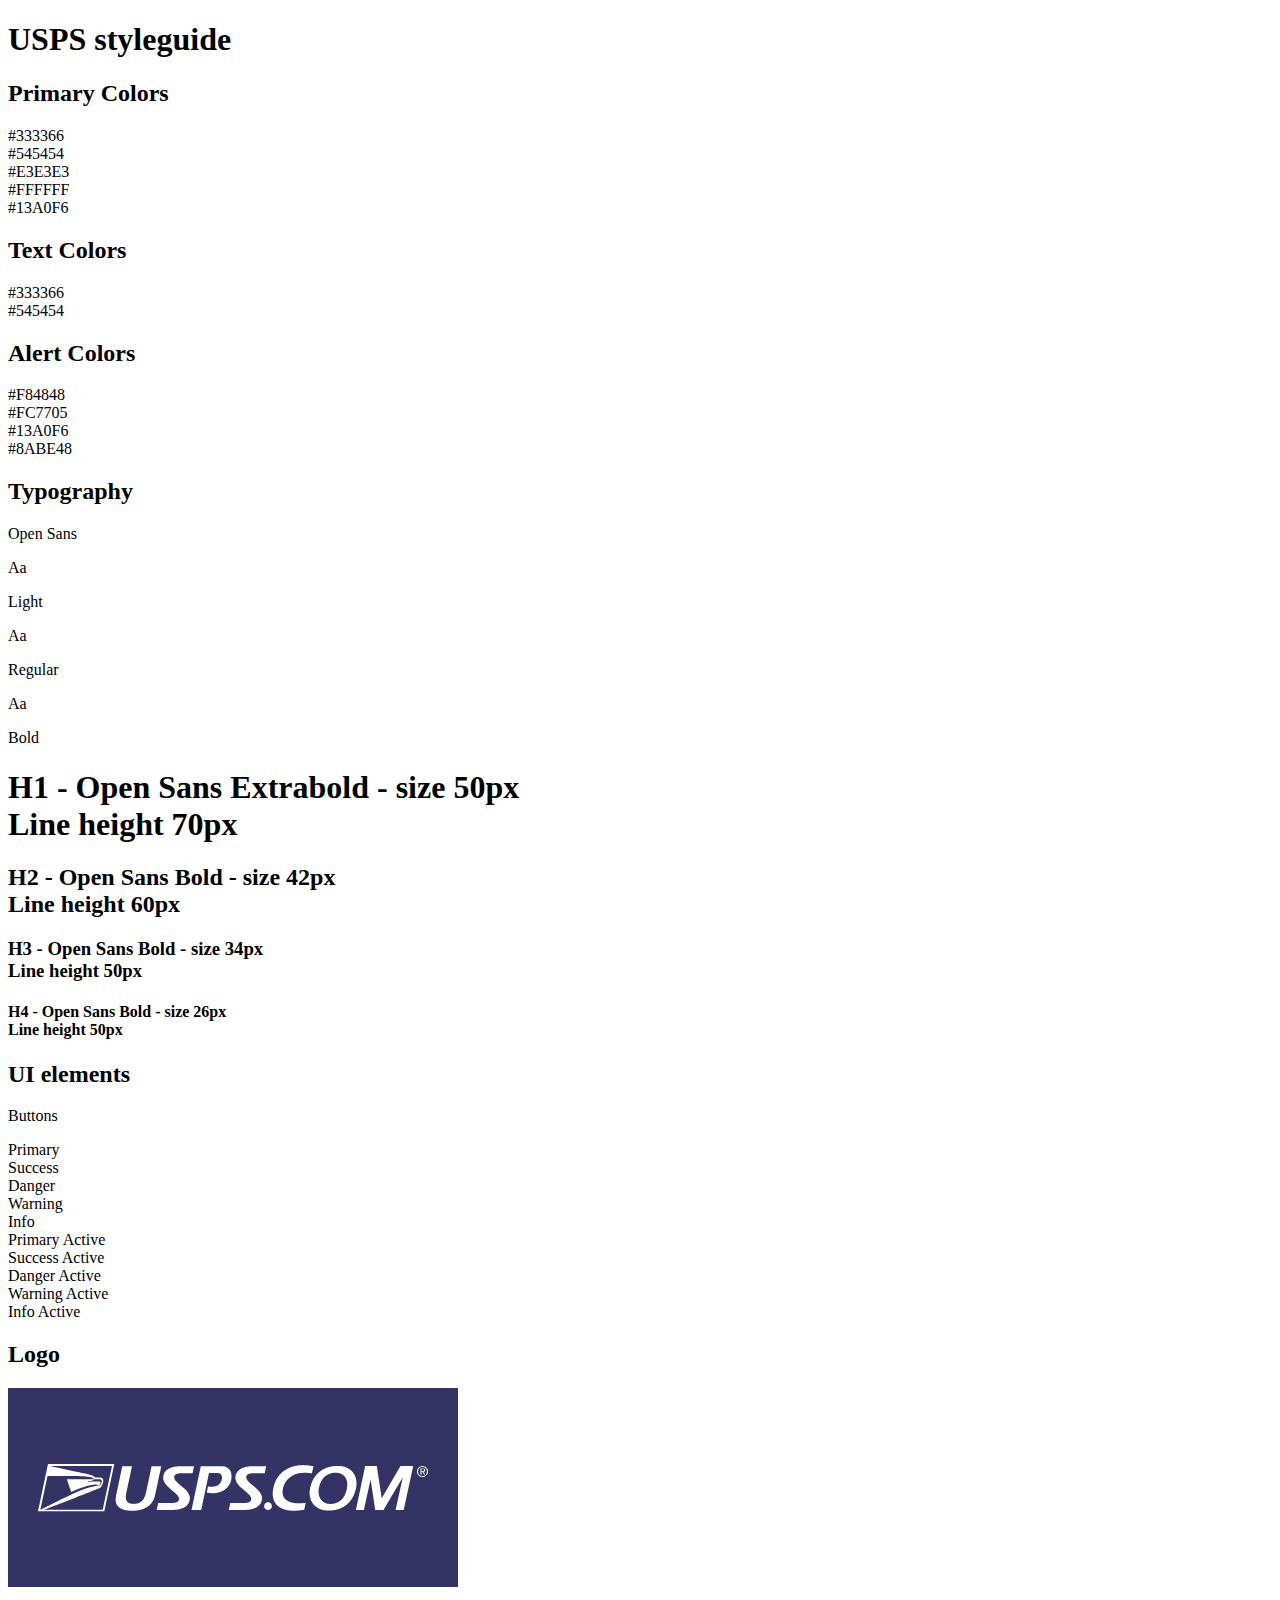
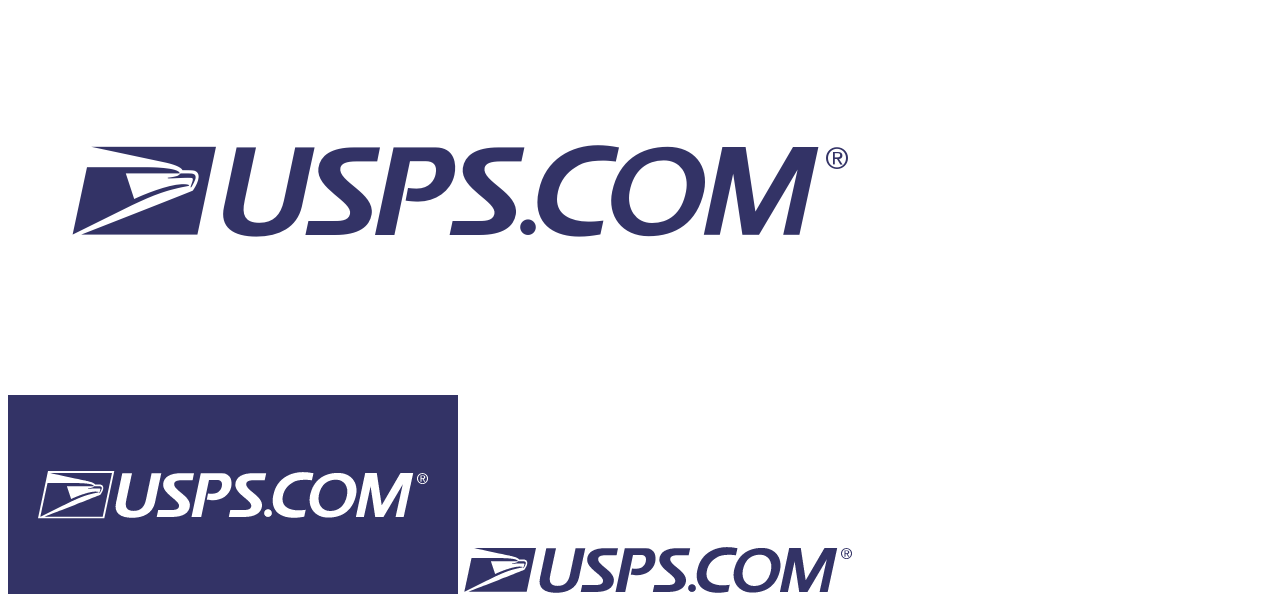
<file: 17.2-activities/01_Containers_Structure/solved/index.html>
<!DOCTYPE html>
<html>
<head>
  <title>USPS Style Guide</title>
  <link href="css/style.css" rel="stylesheet" type="text/css">
</head>
<body>

<!-- Header section here -->
<section class="header"></section>

<!-- Color Palette section -->
<section class="colorPalette">
  <h1 id="pageTopic">USPS styleguide</h1>
  <h2 class="sectionHead">Primary Colors</h2>
  <div class="colorContainer">
    <div class="swatch darkBlue"></div>
    <div class="hexCode">#333366</div>
  </div>
  <div class="colorContainer">
    <div class="swatch darkGrey"></div>
    <div class="hexCode">#545454</div>
  </div>
  <div class="colorContainer">
    <div class="swatch lightGrey"></div>
    <div class="hexCode">#E3E3E3</div>
  </div>
  <div class="colorContainer">
    <div class="swatch white"></div>
    <div class="hexCode">#FFFFFF</div>
  </div>
  <div class="colorContainer">
    <div class="swatch lightBlue"></div>
    <div class="hexCode">#13A0F6</div>
  </div>

  <h2 class="sectionHead">Text Colors</h2>
  <div class="colorContainer">
    <div class="swatch darkBlue"></div>
    <div class="hexCode">#333366</div>
  </div>
  <div class="colorContainer">
    <div class="swatch darkGrey"></div>
    <div class="hexCode">#545454</div>
  </div>

  <h2 class="sectionHead">Alert Colors</h2>
  <div class="colorContainer">
    <div class="swatch red"></div>
    <div class="hexCode">#F84848</div>
  </div>
  <div class="colorContainer">
    <div class="swatch orange"></div>
    <div class="hexCode">#FC7705</div>
  </div>
  <div class="colorContainer">
    <div class="swatch lightBlue"></div>
    <div class="hexCode">#13A0F6</div>
  </div>
  <div class="colorContainer">
    <div class="swatch lightGreen"></div>
    <div class="hexCode">#8ABE48</div>
  </div>
</section>

<!-- Typography Section -->
<section class="typography">
  <h2 class="sectionHead">Typography</h2>
  <p>Open Sans</p>
  <div class="type_container">
  <p class="large light">Aa</p>
  <p>Light</p>
  </div>

  <div class="type_container">
  <p class="large regular">Aa</p>
  <p>Regular</p>
  </div>

  <div class="type_container">
  <p class="large bold">Aa</p>
  <p>Bold</p>
  </div>

  <h1>H1 - Open Sans Extrabold - size 50px <br>Line height 70px</h1>
  <h2>H2 - Open Sans Bold - size 42px <br>Line height 60px</h2>
  <h3>H3 - Open Sans Bold - size 34px <br>Line height 50px</h3>
  <h4>H4 - Open Sans Bold - size 26px <br>Line height 50px</h4>
</section>

<!-- UI Elements Section -->
<section class="uiElements">
    <h2 class="sectionHead">UI elements</h2>
    <p>Buttons</p>
    <div class="buttonContain">
      <div class="button primary">Primary</div>
      <div class="button success">Success</div>
      <div class="button danger">Danger</div>
      <div class="button warning">Warning</div>
      <div class="button info">Info</div>
    </div>
    <div class="buttonContain">
      <div class="button primaryActive">Primary Active</div>
      <div class="button successActive">Success Active</div>
      <div class="button dangerActive">Danger Active</div>
      <div class="button warningActive">Warning Active</div>
      <div class="button infoActive">Info Active</div>
    </div>
</section>

<!-- Imagery Section -->
<section class="imagery">
<h2 class="sectionHead">Logo</h2>
<img src="images/Logo-dark.png">
<img src="images/Logo-light.png">
<img src="images/Logo-dark1.png">
<img src="images/Logo-light-1.png">
</section>

</body>
</html>
</file>
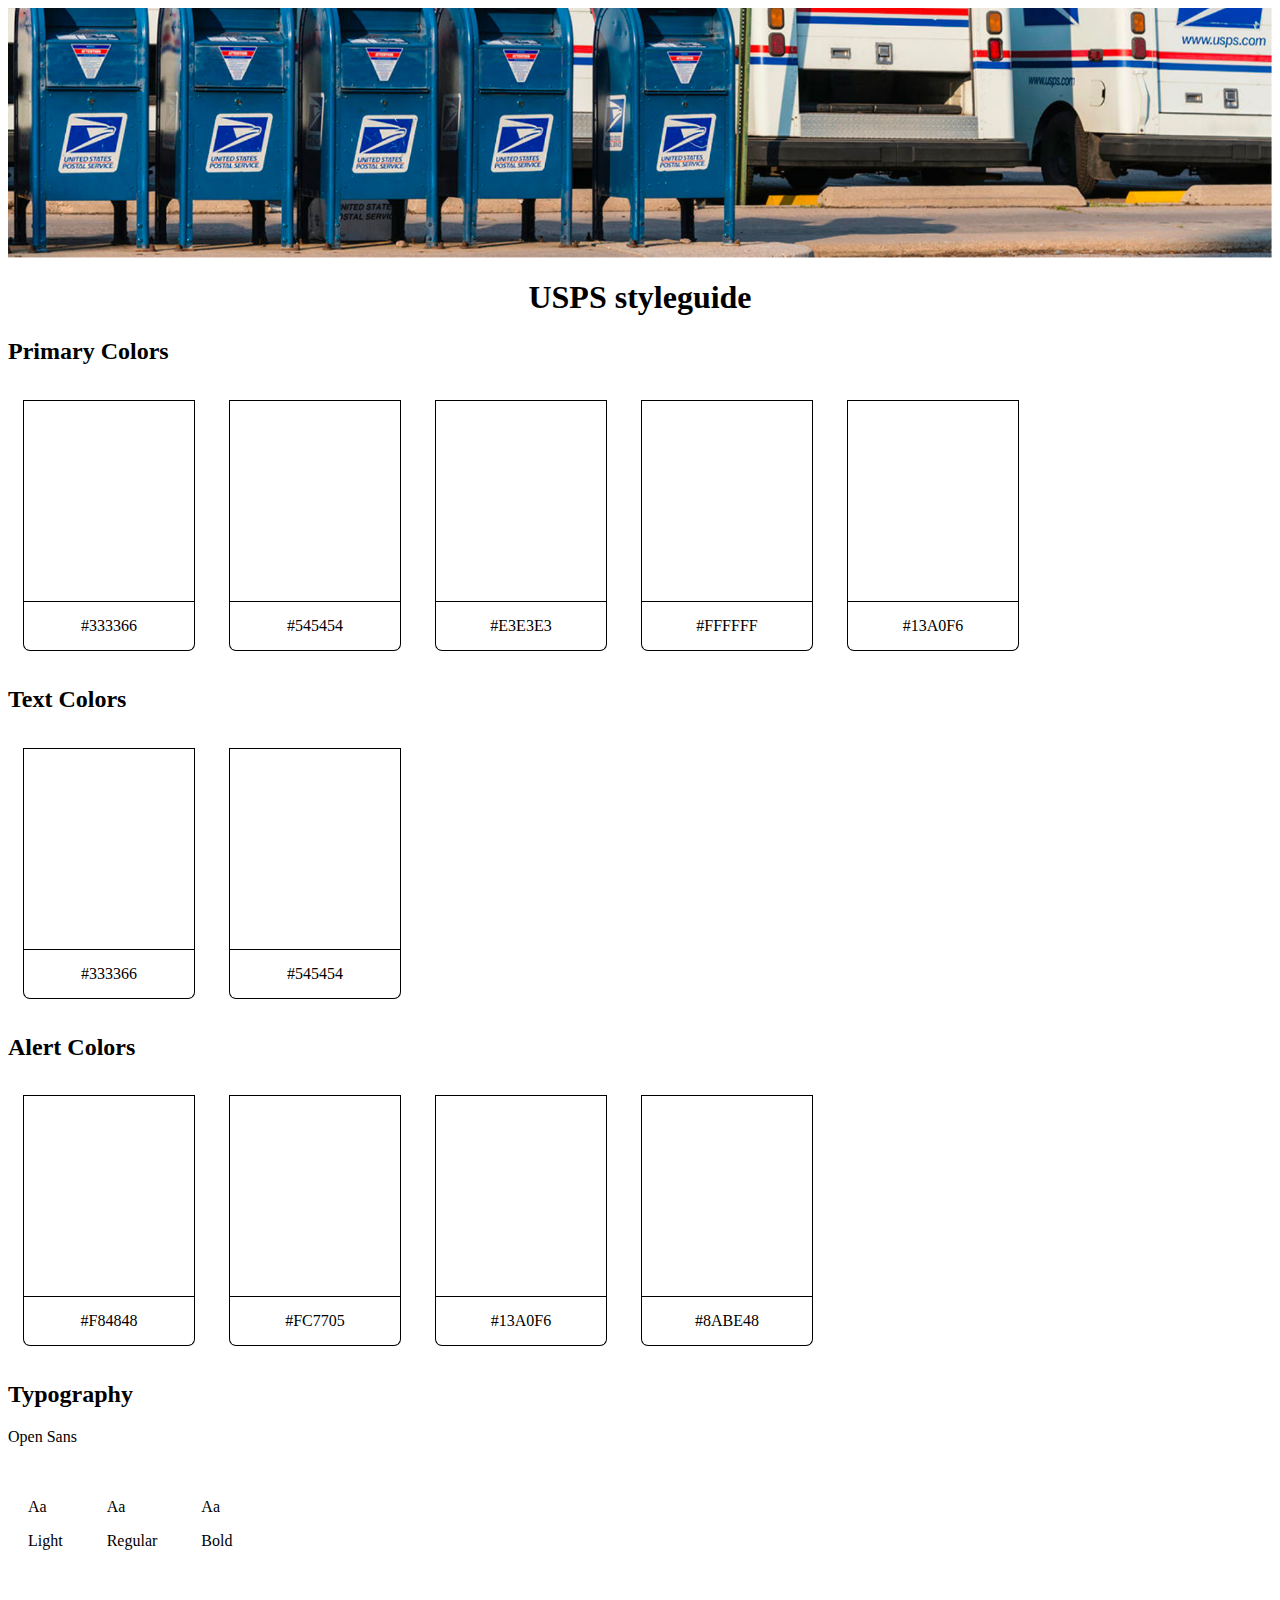
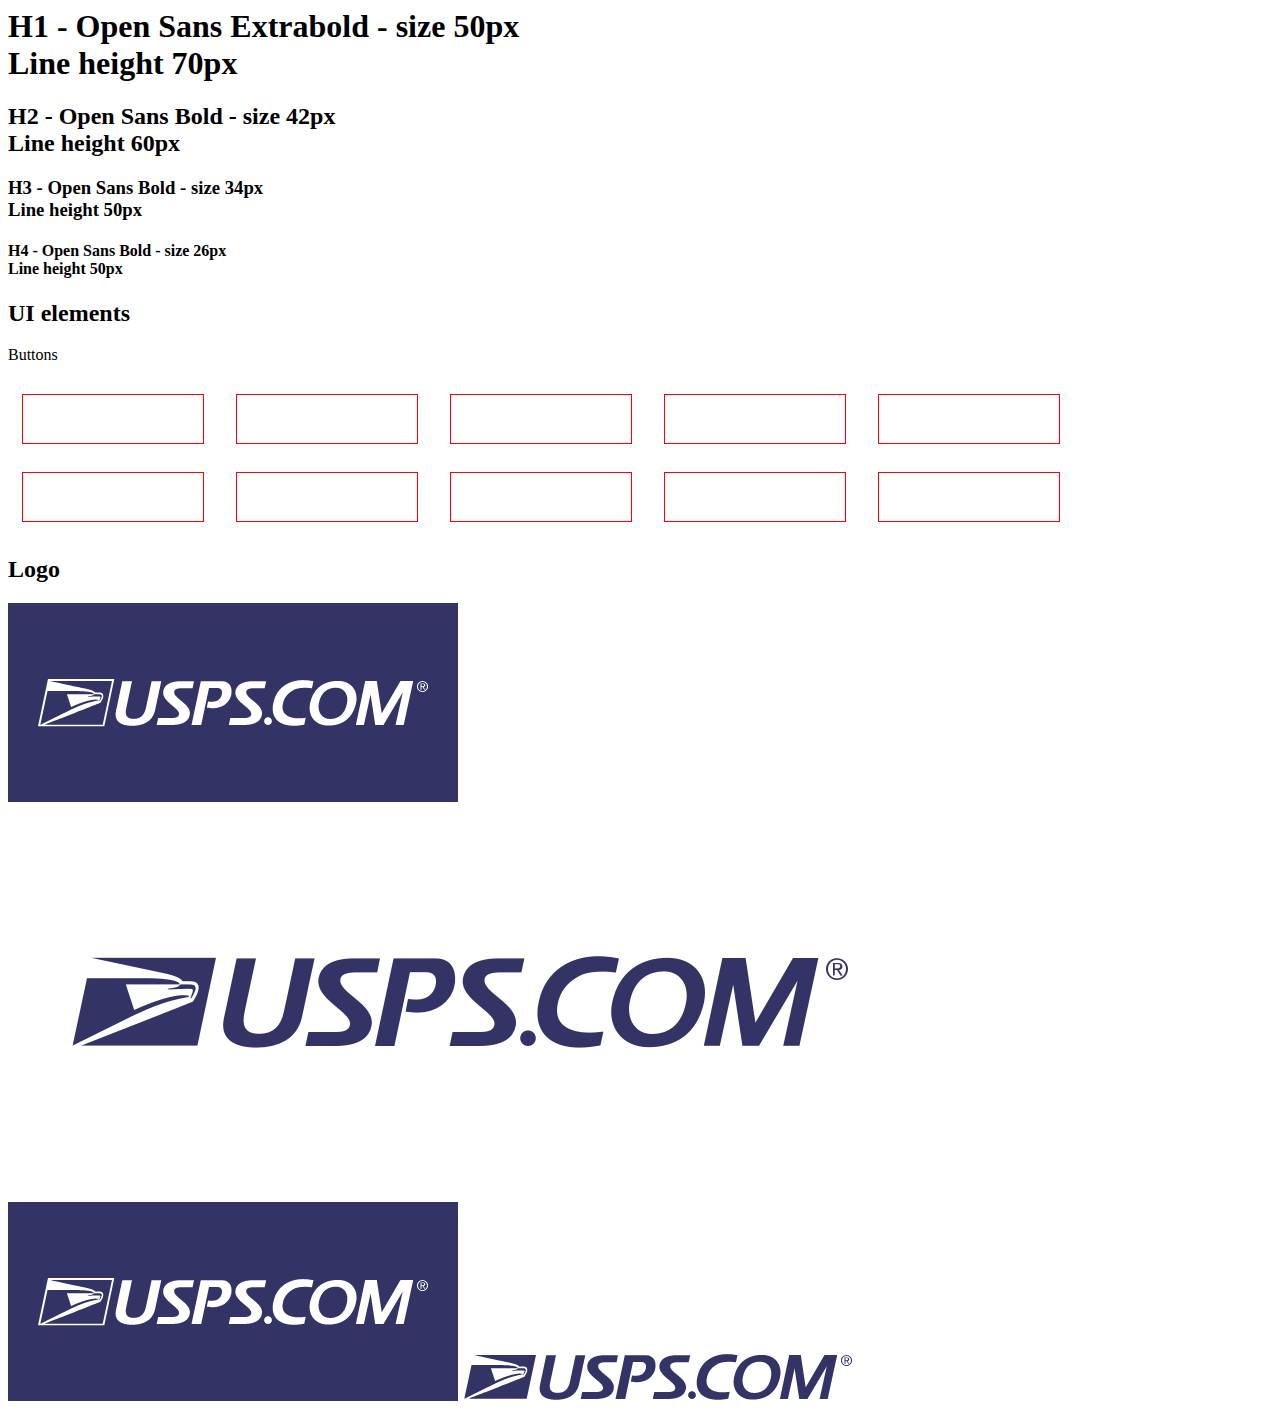
<file: 17.2-activities/02_BoxModel/solved/index.html>
<html>
<head>
  <title>USPS Style Guide</title>
  <link href="css/style.css" rel="stylesheet" type="text/css">
</head>
<body>
<section class="header"></section>
<section class="colorPalette">
  <h1 id="pageTopic">USPS styleguide</h1>
  <h2 class="sectionHead">Primary Colors</h2>
  <div class="colorContainer">
    <div class="swatch darkBlue"></div>
    <div class="hexCode">#333366</div>
  </div>
  <div class="colorContainer">
    <div class="swatch darkGrey"></div>
    <div class="hexCode">#545454</div>
  </div>
  <div class="colorContainer">
    <div class="swatch lightGrey"></div>
    <div class="hexCode">#E3E3E3</div>
  </div>
  <div class="colorContainer">
    <div class="swatch white"></div>
    <div class="hexCode">#FFFFFF</div>
  </div>
  <div class="colorContainer">
    <div class="swatch lightBlue"></div>
    <div class="hexCode">#13A0F6</div>
  </div>

  <h2 class="sectionHead">Text Colors</h2>
  <div class="colorContainer">
    <div class="swatch darkBlue"></div>
    <div class="hexCode">#333366</div>
  </div>
  <div class="colorContainer">
    <div class="swatch darkGrey"></div>
    <div class="hexCode">#545454</div>
  </div>

  <h2 class="sectionHead">Alert Colors</h2>
  <div class="colorContainer">
    <div class="swatch red"></div>
    <div class="hexCode">#F84848</div>
  </div>
  <div class="colorContainer">
    <div class="swatch orange"></div>
    <div class="hexCode">#FC7705</div>
  </div>
  <div class="colorContainer">
    <div class="swatch lightBlue"></div>
    <div class="hexCode">#13A0F6</div>
  </div>
  <div class="colorContainer">
    <div class="swatch lightGreen"></div>
    <div class="hexCode">#8ABE48</div>
  </div>
</section>
<section class="typography">
  <h2 class="sectionHead">Typography</h2>
  <p>Open Sans</p>
  <div class="type_container">
  <p class="large light">Aa</p>
  <p>Light</p>
  </div>

  <div class="type_container">
  <p class="large regular">Aa</p>
  <p>Regular</p>
  </div>

  <div class="type_container">
  <p class="large bold">Aa</p>
  <p>Bold</p>
  </div>

  <h1>H1 - Open Sans Extrabold - size 50px <br>Line height 70px</h1>
  <h2>H2 - Open Sans Bold - size 42px <br>Line height 60px</h2>
  <h3>H3 - Open Sans Bold - size 34px <br>Line height 50px</h3>
  <h4>H4 - Open Sans Bold - size 26px <br>Line height 50px</h4>
</section>
<section class="uiElements">
    <h2 class="sectionHead">UI elements</h2>
    <p>Buttons</p>
    <div class="buttonContain">
      <div class="button primary">Primary</div>
      <div class="button success">Success</div>
      <div class="button danger">Danger</div>
      <div class="button warning">Warning</div>
      <div class="button info">Info</div>
    </div>
    <div class="buttonContain">
      <div class="button primaryActive">Primary Active</div>
      <div class="button successActive">Success Active</div>
      <div class="button dangerActive">Danger Active</div>
      <div class="button warningActive">Warning Active</div>
      <div class="button infoActive">Info Active</div>
    </div>
</section>
<section class="imagery">
<h2 class="sectionHead">Logo</h2>
<img src="images/Logo-dark.png">
<img src="images/Logo-light.png">
<img src="images/Logo-dark1.png">
<img src="images/Logo-light-1.png">
</section>
</body>
</html>
</file>
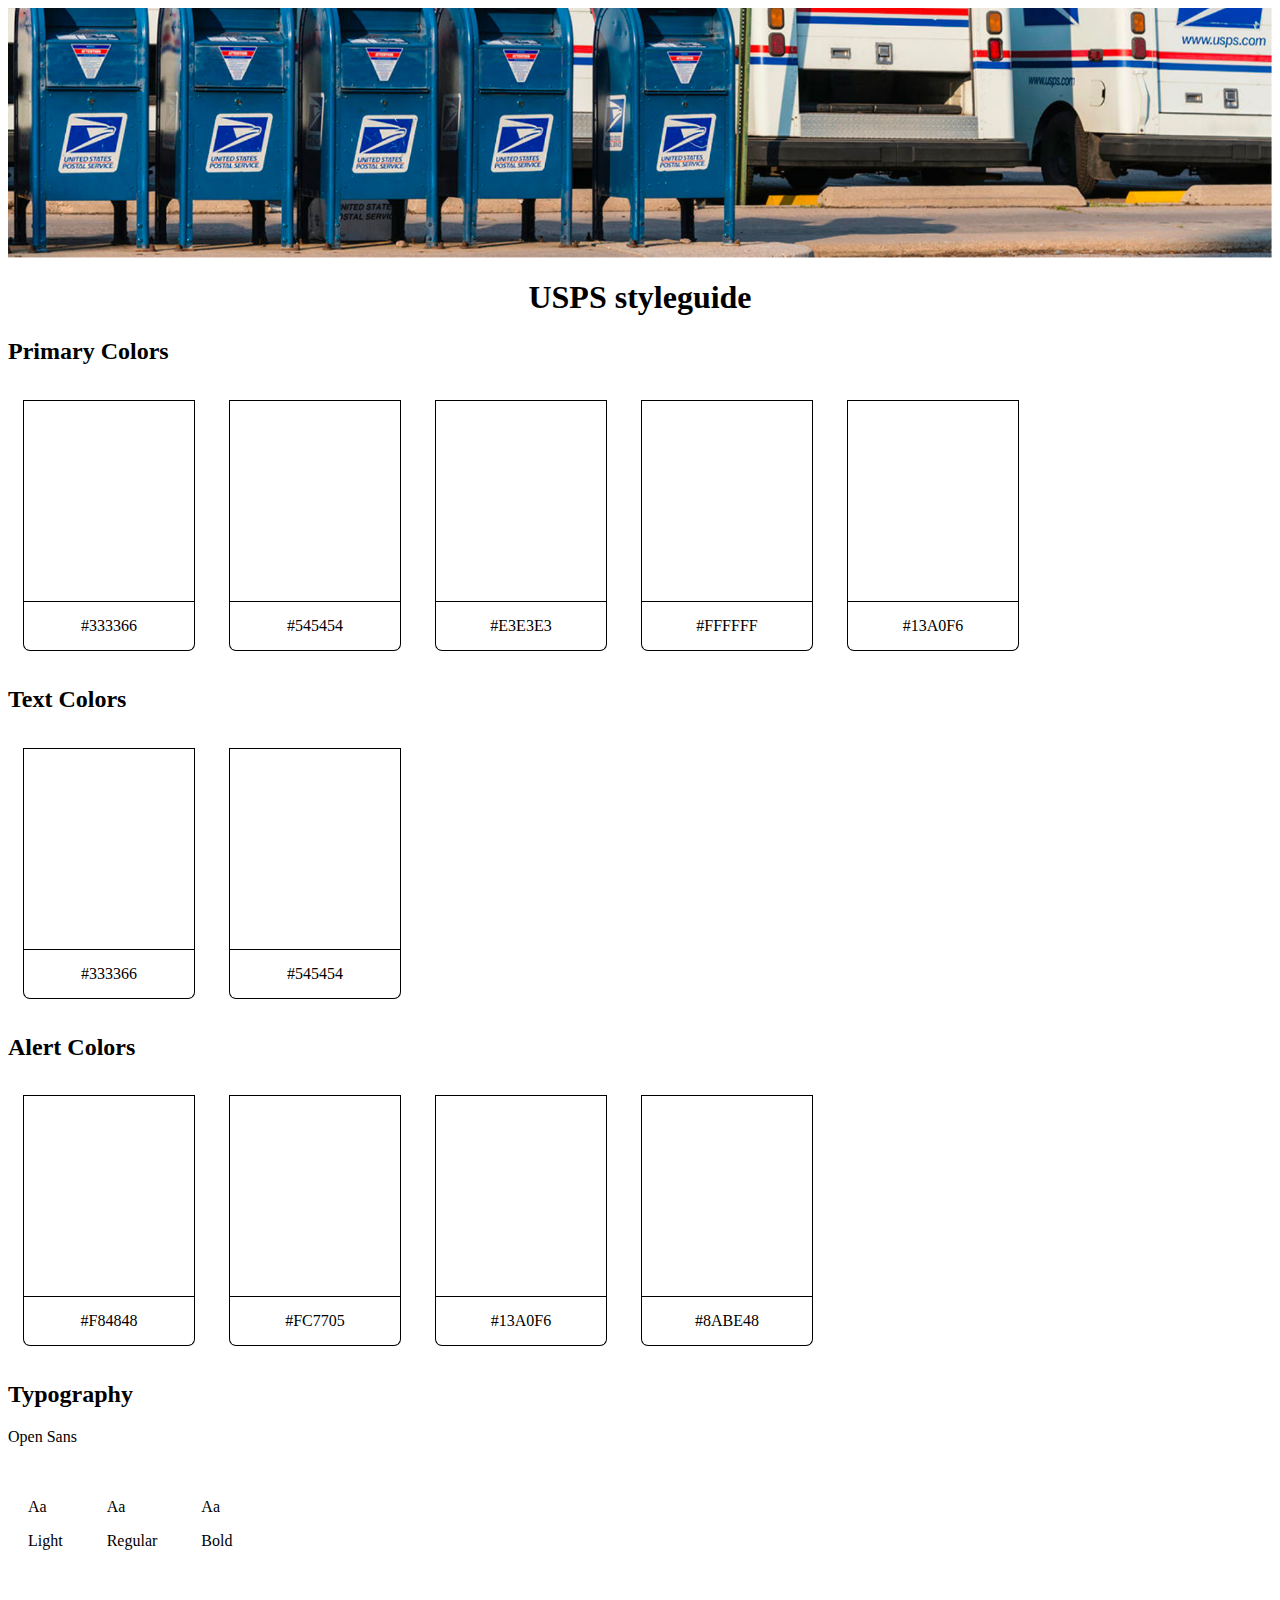
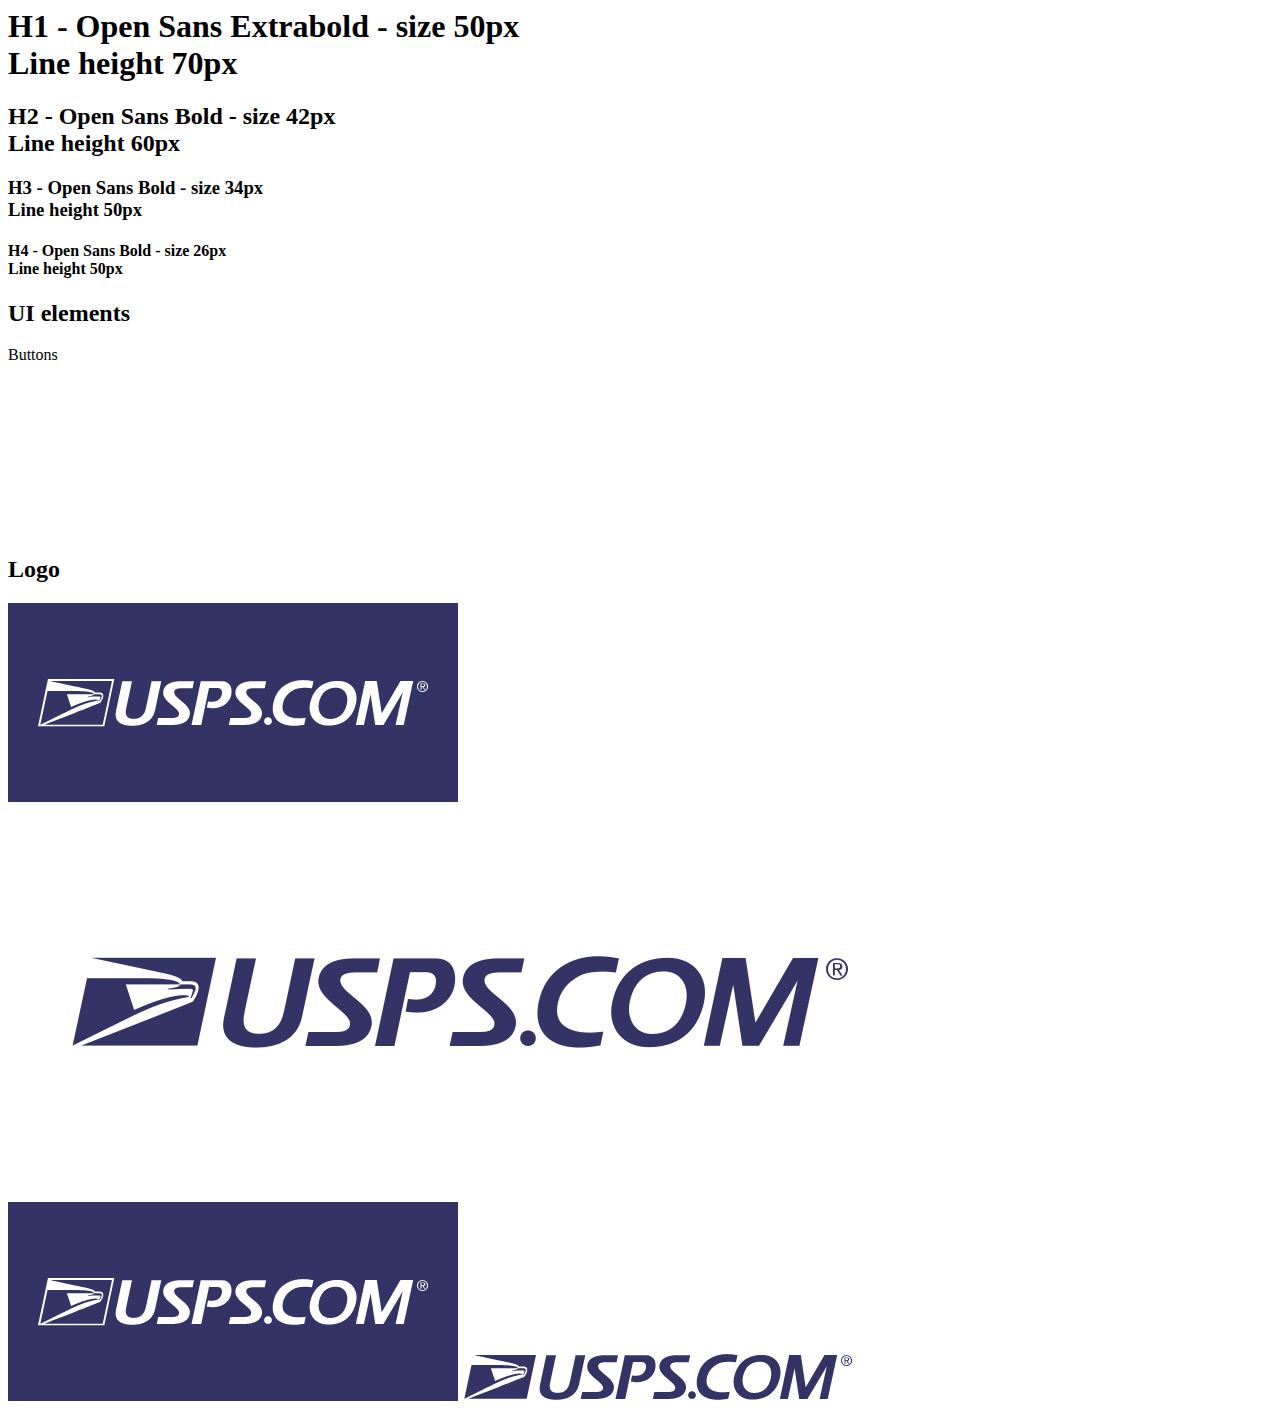
<file: 17.2-activities/02_BoxModel/unsolved/index.html>
<html>
<head>
  <title>USPS Style Guide</title>
  <link href="https://fonts.googleapis.com/css?family=Open+Sans&display=swap" rel="stylesheet">
  <link href="css/style.css" rel="stylesheet" type="text/css">
</head>
<body>
<section class="header"></section>
<section class="colorPalette">
  <h1 id="pageTopic">USPS styleguide</h1>
  <h2 class="sectionHead">Primary Colors</h2>
  <div class="colorContainer">
    <div class="swatch darkBlue"></div>
    <div class="hexCode">#333366</div>
  </div>
  <div class="colorContainer">
    <div class="swatch darkGrey"></div>
    <div class="hexCode">#545454</div>
  </div>
  <div class="colorContainer">
    <div class="swatch lightGrey"></div>
    <div class="hexCode">#E3E3E3</div>
  </div>
  <div class="colorContainer">
    <div class="swatch white"></div>
    <div class="hexCode">#FFFFFF</div>
  </div>
  <div class="colorContainer">
    <div class="swatch lightBlue"></div>
    <div class="hexCode">#13A0F6</div>
  </div>

  <h2 class="sectionHead">Text Colors</h2>
  <div class="colorContainer">
    <div class="swatch darkBlue"></div>
    <div class="hexCode">#333366</div>
  </div>
  <div class="colorContainer">
    <div class="swatch darkGrey"></div>
    <div class="hexCode">#545454</div>
  </div>

  <h2 class="sectionHead">Alert Colors</h2>
  <div class="colorContainer">
    <div class="swatch red"></div>
    <div class="hexCode">#F84848</div>
  </div>
  <div class="colorContainer">
    <div class="swatch orange"></div>
    <div class="hexCode">#FC7705</div>
  </div>
  <div class="colorContainer">
    <div class="swatch lightBlue"></div>
    <div class="hexCode">#13A0F6</div>
  </div>
  <div class="colorContainer">
    <div class="swatch lightGreen"></div>
    <div class="hexCode">#8ABE48</div>
  </div>
</section>
<section class="typography">
  <h2 class="sectionHead">Typography</h2>
  <p>Open Sans</p>
  <div class="type_container">
  <p class="large light">Aa</p>
  <p>Light</p>
  </div>

  <div class="type_container">
  <p class="large regular">Aa</p>
  <p>Regular</p>
  </div>

  <div class="type_container">
  <p class="large bold">Aa</p>
  <p>Bold</p>
  </div>

  <h1>H1 - Open Sans Extrabold - size 50px <br>Line height 70px</h1>
  <h2>H2 - Open Sans Bold - size 42px <br>Line height 60px</h2>
  <h3>H3 - Open Sans Bold - size 34px <br>Line height 50px</h3>
  <h4>H4 - Open Sans Bold - size 26px <br>Line height 50px</h4>
</section>
<section class="uiElements">
    <h2 class="sectionHead">UI elements</h2>
    <p>Buttons</p>
    <div class="buttonContain">
      <div class="button primary">Primary</div>
      <div class="button success">Success</div>
      <div class="button danger">Danger</div>
      <div class="button warning">Warning</div>
      <div class="button info">Info</div>
    </div>
    <div class="buttonContain">
      <div class="button primaryActive">Primary Active</div>
      <div class="button successActive">Success Active</div>
      <div class="button dangerActive">Danger Active</div>
      <div class="button warningActive">Warning Active</div>
      <div class="button infoActive">Info Active</div>
    </div>
</section>
<section class="imagery">
<h2 class="sectionHead">Logo</h2>
<img src="images/Logo-dark.png">
<img src="images/Logo-light.png">
<img src="images/Logo-dark1.png">
<img src="images/Logo-light-1.png">
</section>
</body>
</html>
</file>
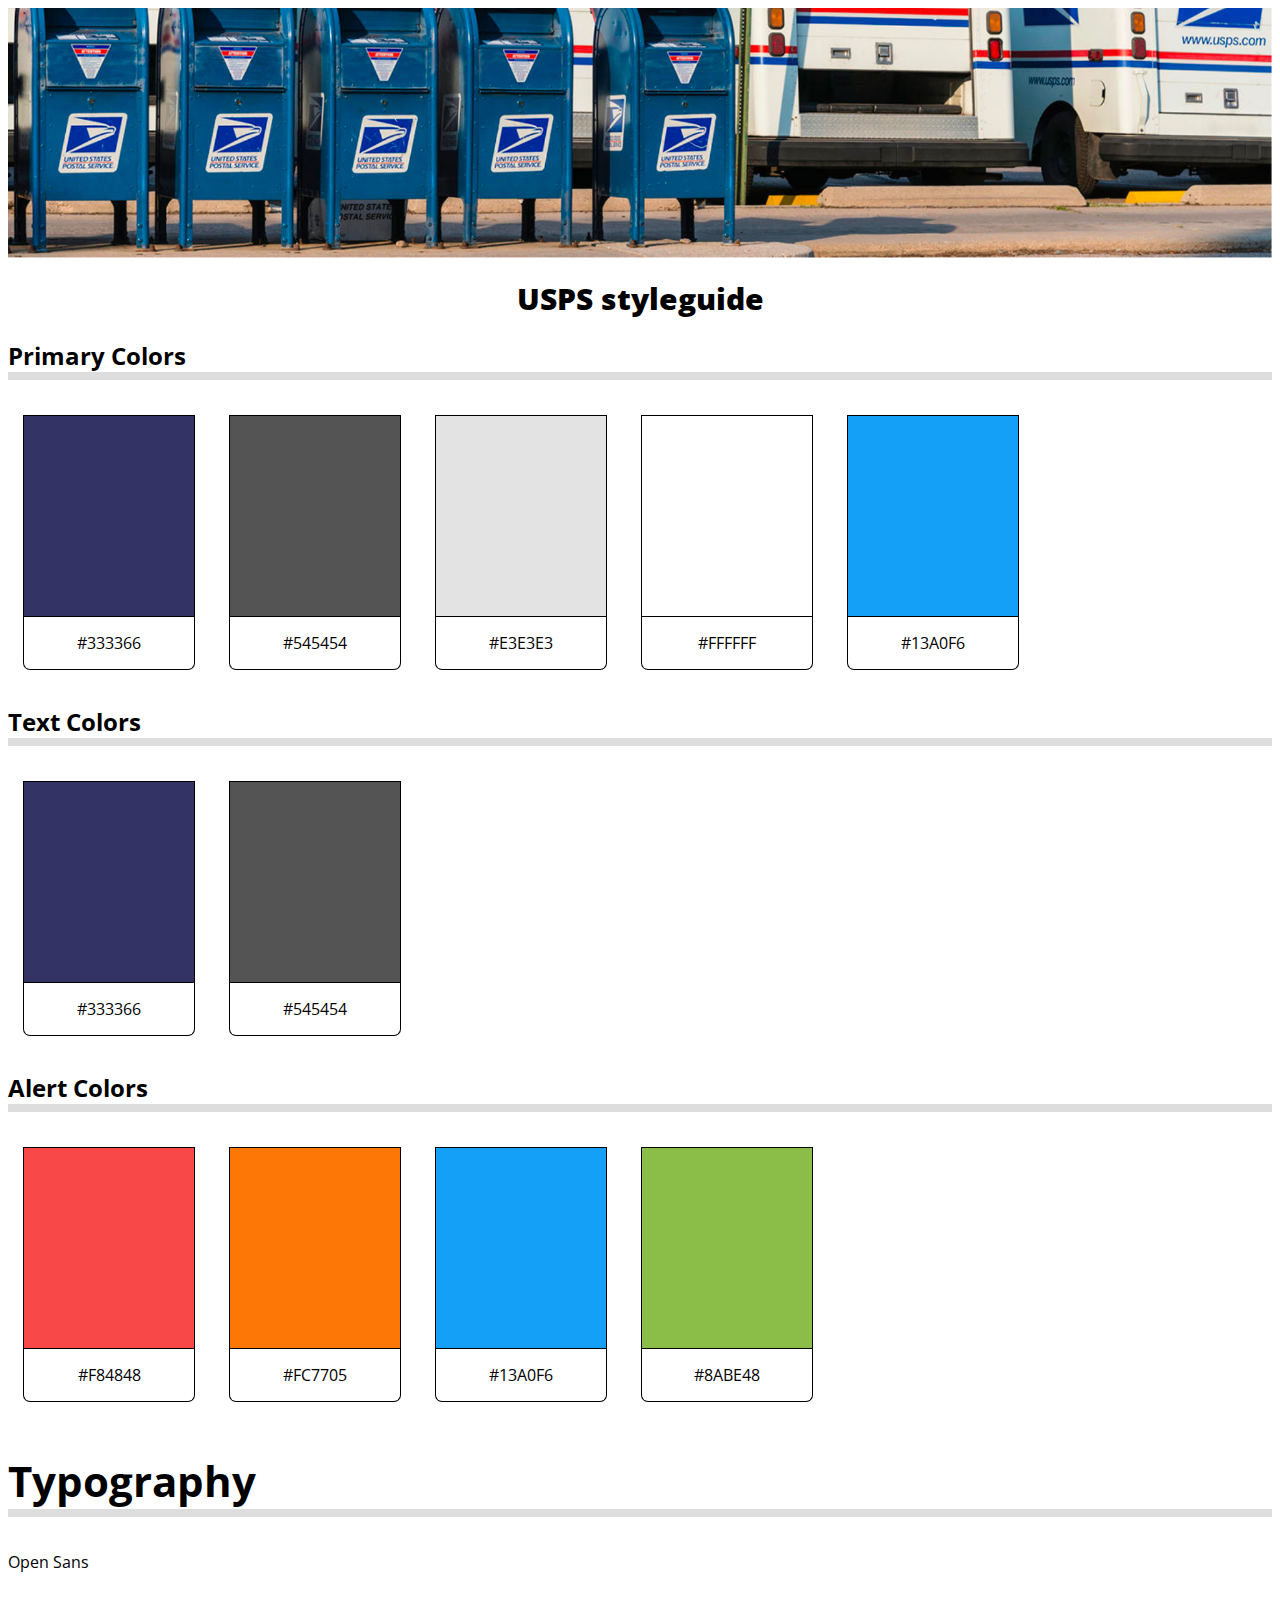
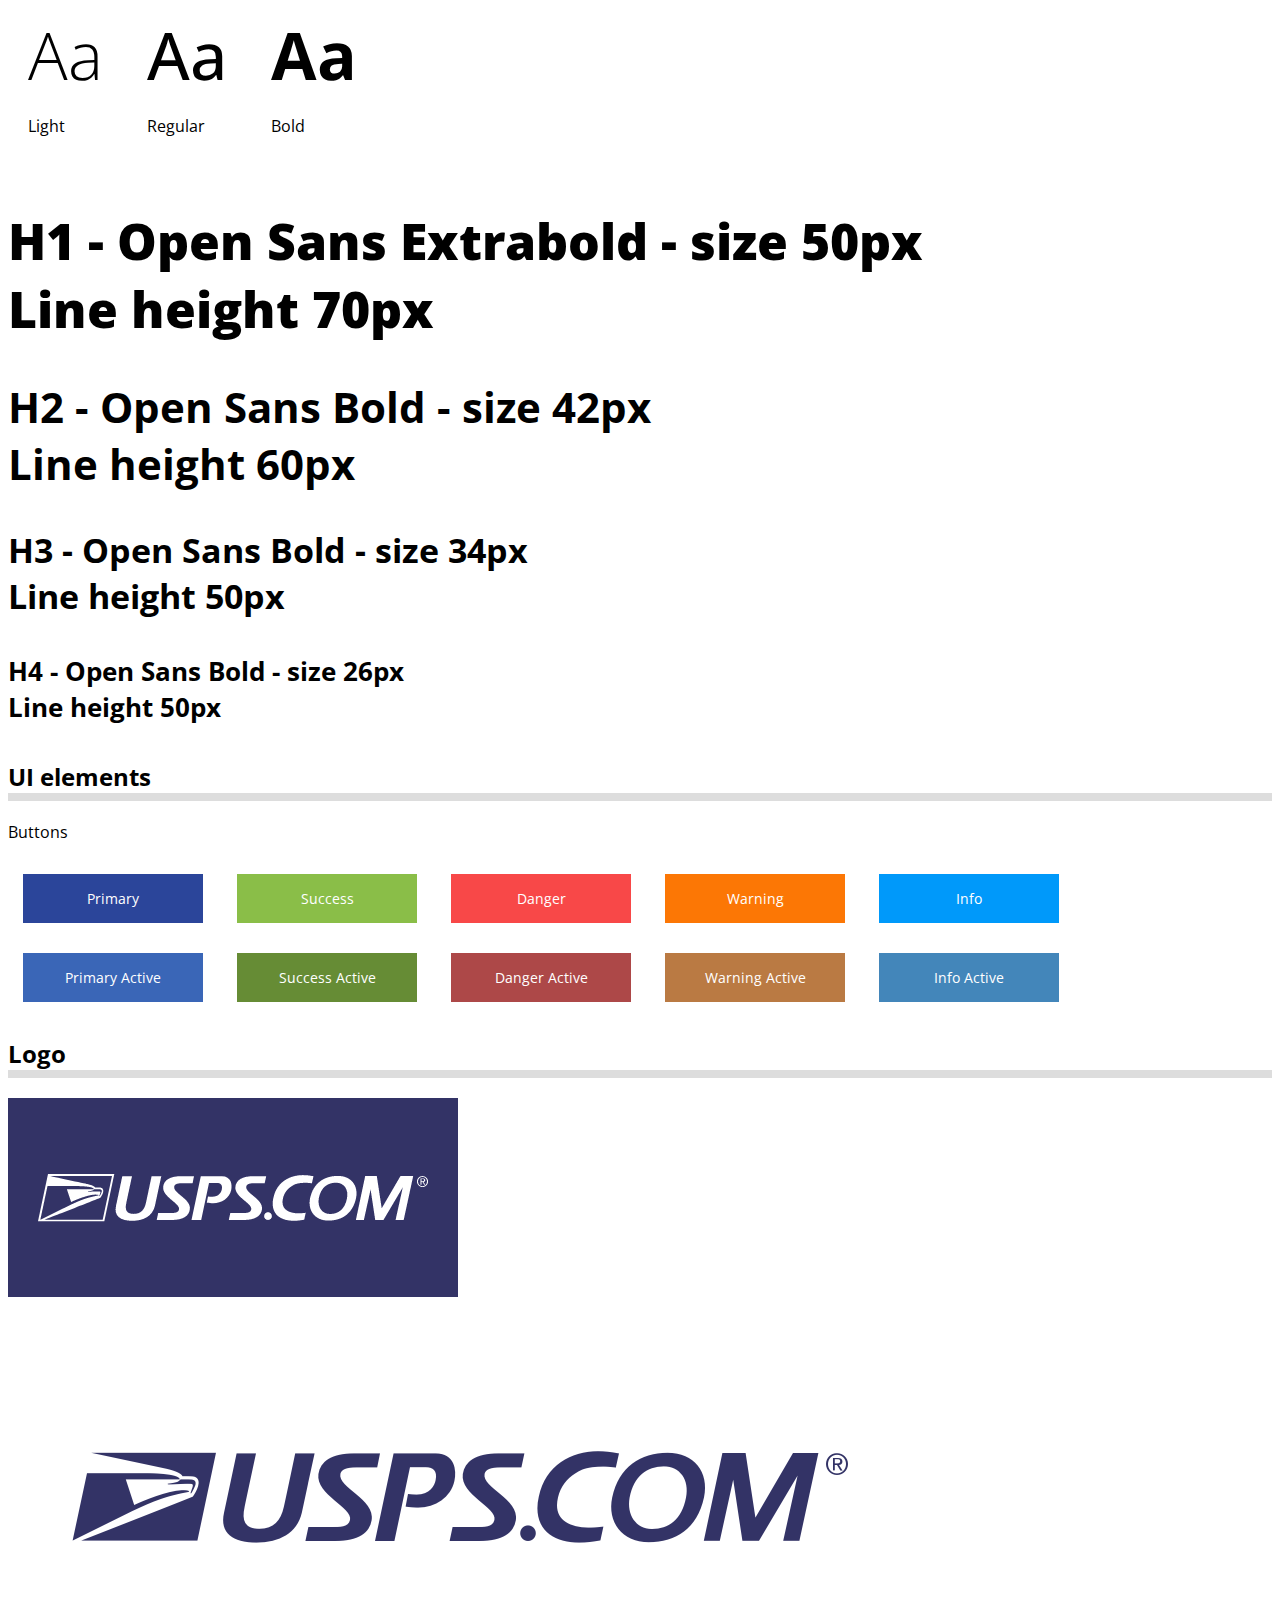
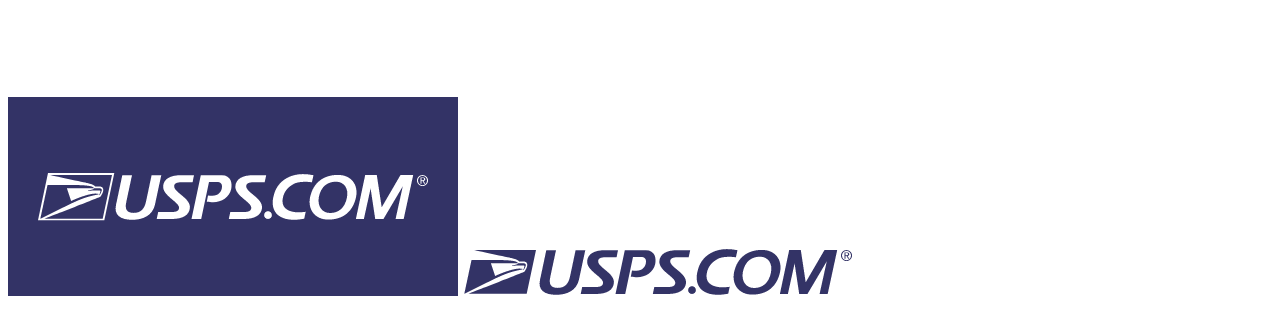
<file: 17.2-activities/04_Add-A-Custom-Font/solved/index.html>
<html>
<head>
  <title>USPS Style Guide</title>
  <link href="https://fonts.googleapis.com/css?family=Open+Sans&display=swap" rel="stylesheet">
  <link href="css/style.css" rel="stylesheet" type="text/css">
</head>
<body>
<section class="header"></section>
<section class="colorPalette">
  <h1 id="pageTopic">USPS styleguide</h1>
  <h2 class="sectionHead">Primary Colors</h2>
  <div class="colorContainer">
    <div class="swatch darkBlue"></div>
    <div class="hexCode">#333366</div>
  </div>
  
  <div class="colorContainer">
    <div class="swatch darkGrey"></div>
    <div class="hexCode">#545454</div>
  </div>
  
  <div class="colorContainer">
    <div class="swatch lightGrey"></div>
    <div class="hexCode">#E3E3E3</div>
  </div>
  <div class="colorContainer">
    <div class="swatch white"></div>
    <div class="hexCode">#FFFFFF</div>
  </div>
  <div class="colorContainer">
    <div class="swatch lightBlue"></div>
    <div class="hexCode">#13A0F6</div>
  </div>

  <h2 class="sectionHead">Text Colors</h2>
  <div class="colorContainer">
    <div class="swatch darkBlue"></div>
    <div class="hexCode">#333366</div>
  </div>
  <div class="colorContainer">
    <div class="swatch darkGrey"></div>
    <div class="hexCode">#545454</div>
  </div>

  <h2 class="sectionHead">Alert Colors</h2>
  <div class="colorContainer">
    <div class="swatch red"></div>
    <div class="hexCode">#F84848</div>
  </div>
  <div class="colorContainer">
    <div class="swatch orange"></div>
    <div class="hexCode">#FC7705</div>
  </div>
  <div class="colorContainer">
    <div class="swatch lightBlue"></div>
    <div class="hexCode">#13A0F6</div>
  </div>
  <div class="colorContainer">
    <div class="swatch lightGreen"></div>
    <div class="hexCode">#8ABE48</div>
  </div>
</section>
<section class="typography">
  <h2 class="sectionHead">Typography</h2>
  <p>Open Sans</p>
  <div class="type_container">
  <p class="large light">Aa</p>
  <p>Light</p>
  </div>

  <div class="type_container">
  <p class="large regular">Aa</p>
  <p>Regular</p>
  </div>

  <div class="type_container">
  <p class="large bold">Aa</p>
  <p>Bold</p>
  </div>

  <h1>H1 - Open Sans Extrabold - size 50px <br>Line height 70px</h1>
  <h2>H2 - Open Sans Bold - size 42px <br>Line height 60px</h2>
  <h3>H3 - Open Sans Bold - size 34px <br>Line height 50px</h3>
  <h4>H4 - Open Sans Bold - size 26px <br>Line height 50px</h4>
</section>
<section class="uiElements">
    <h2 class="sectionHead">UI elements</h2>
    <p>Buttons</p>
    <div class="buttonContain">
      <div class="button primary">Primary</div>
      <div class="button success">Success</div>
      <div class="button danger">Danger</div>
      <div class="button warning">Warning</div>
      <div class="button info">Info</div>
    </div>
    <div class="buttonContain">
      <div class="button primaryActive">Primary Active</div>
      <div class="button successActive">Success Active</div>
      <div class="button dangerActive">Danger Active</div>
      <div class="button warningActive">Warning Active</div>
      <div class="button infoActive">Info Active</div>
    </div>
</section>
<section class="imagery">
<h2 class="sectionHead">Logo</h2>
<img src="images/Logo-dark.png">
<img src="images/Logo-light.png">
<img src="images/Logo-dark1.png">
<img src="images/Logo-light-1.png">
</section>
</body>
</html>
</file>
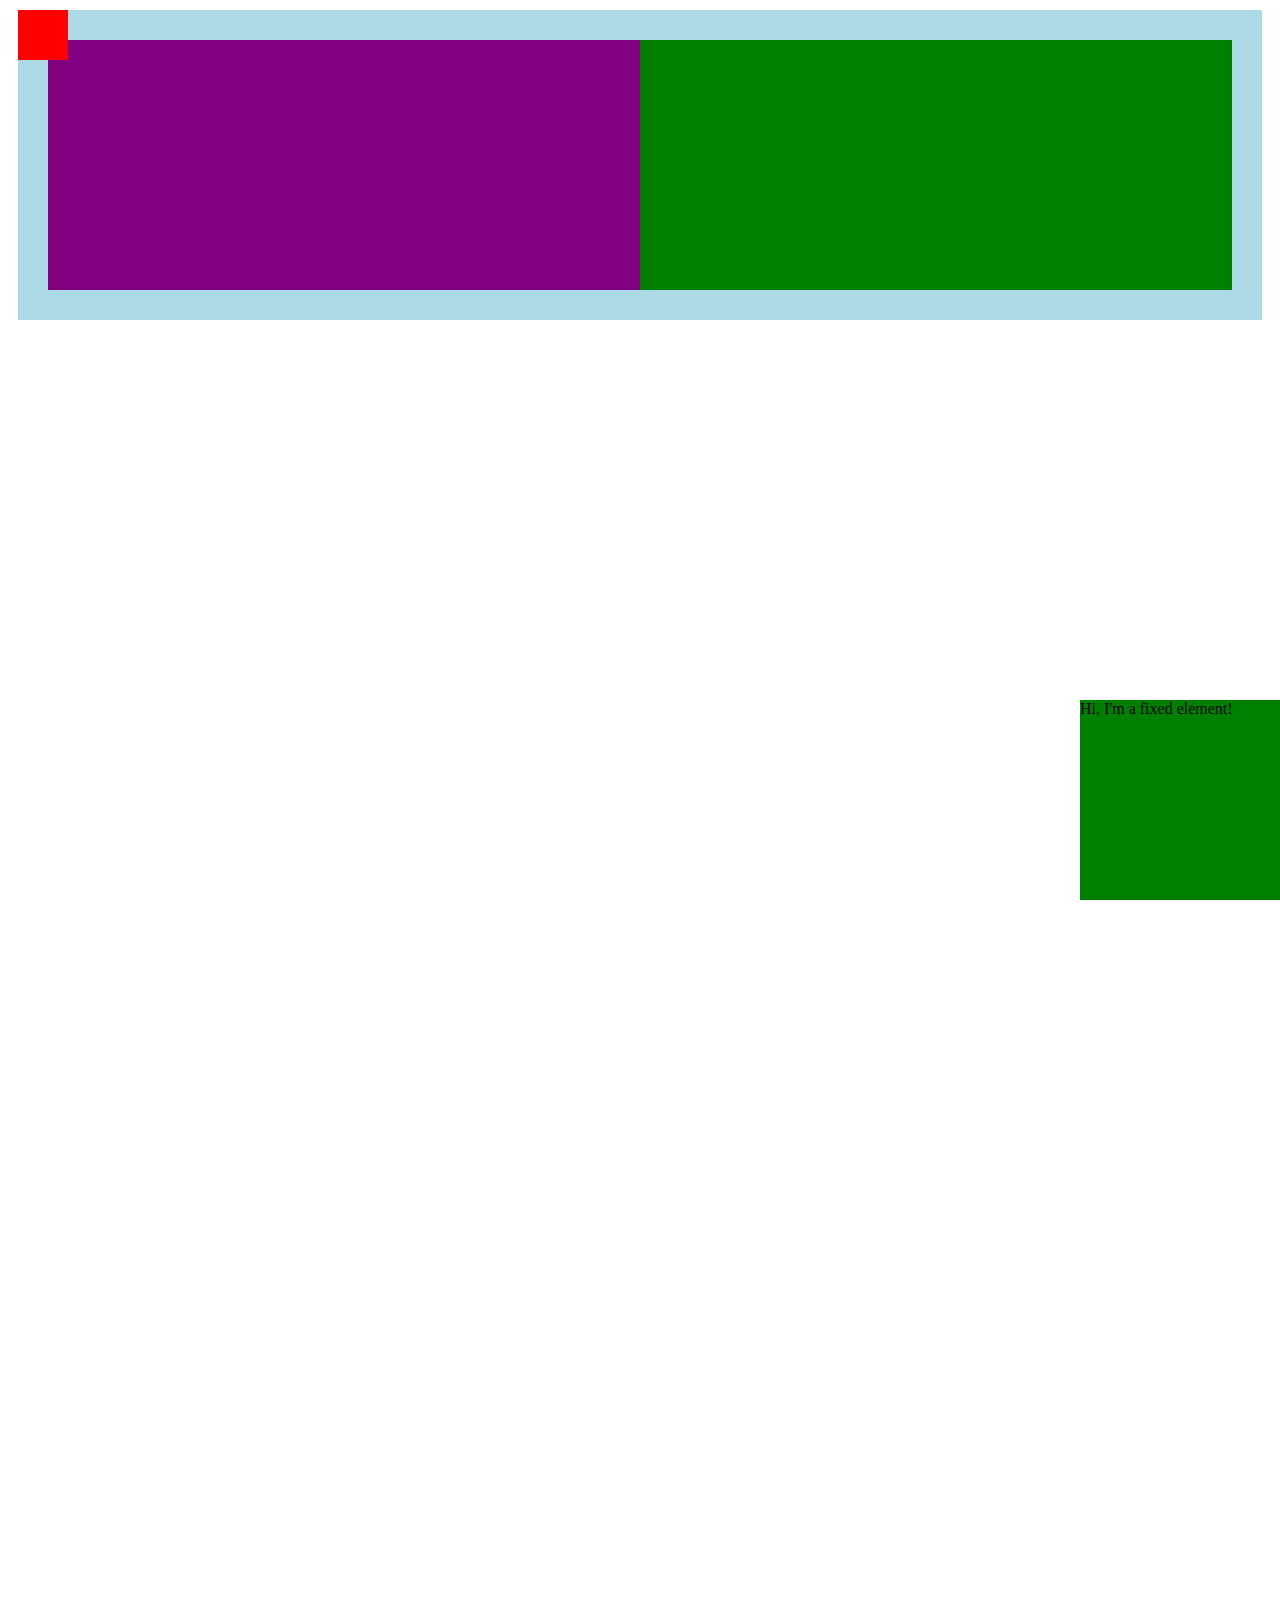
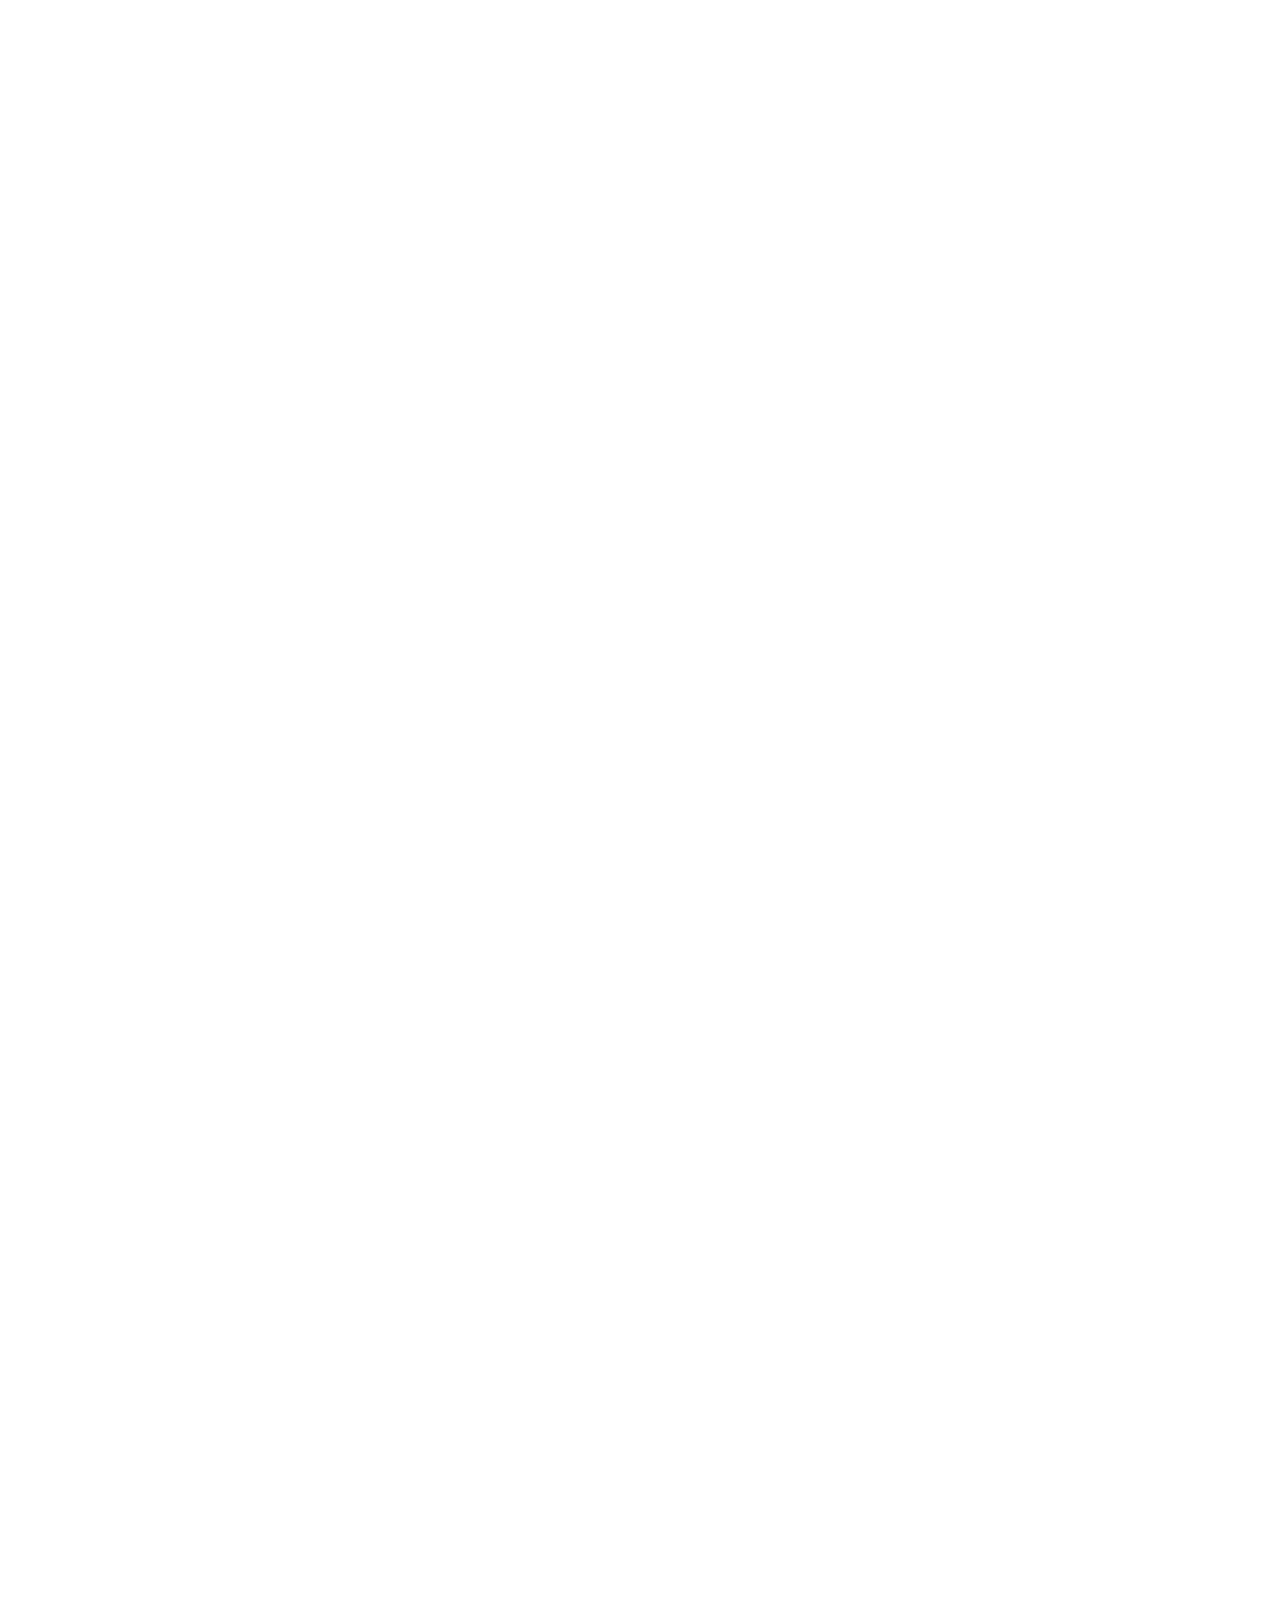
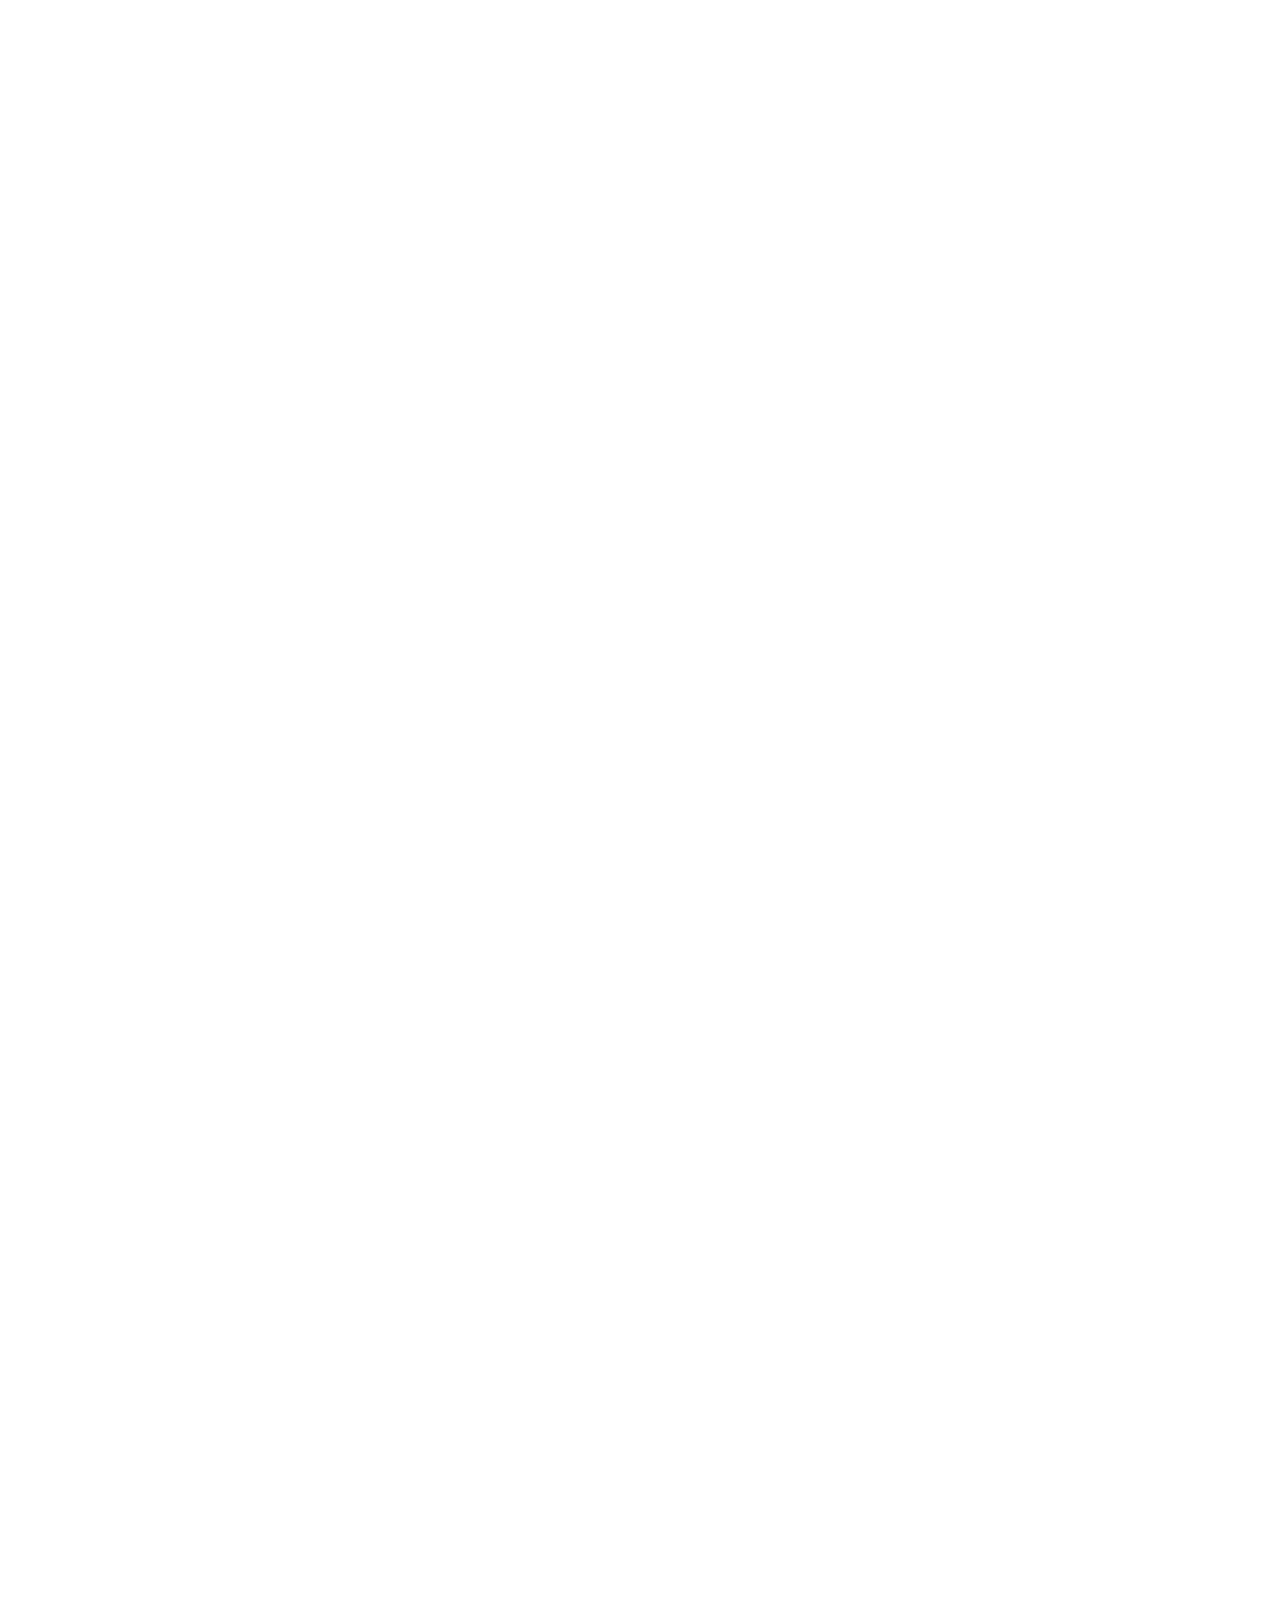
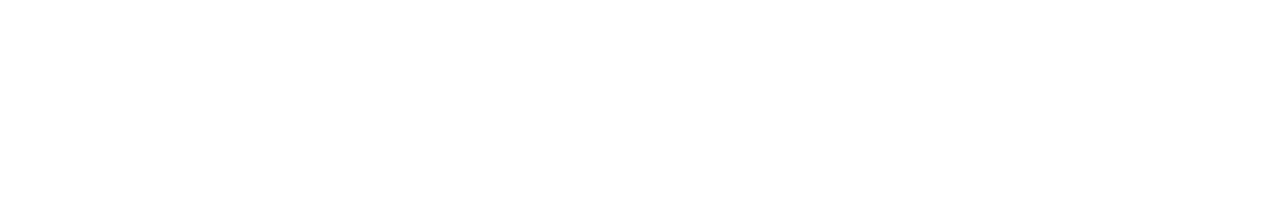
<file: 17.3_activities/02_Positioning_Relative_Absolute/solved/index.html>
<!DOCTYPE html>
<html>
<head>
  <link href="css/index.css" type="text/css" rel="stylesheet">
</head>
<body>
  <section class="relative">
    <div class="left">
      <div class="absolute">
      </div>
    </div>
    <div class="right">
    </div>
  </section>

<div class="fixed">
  Hi, I'm a fixed element!
</div>
</body>
</html>
</file>
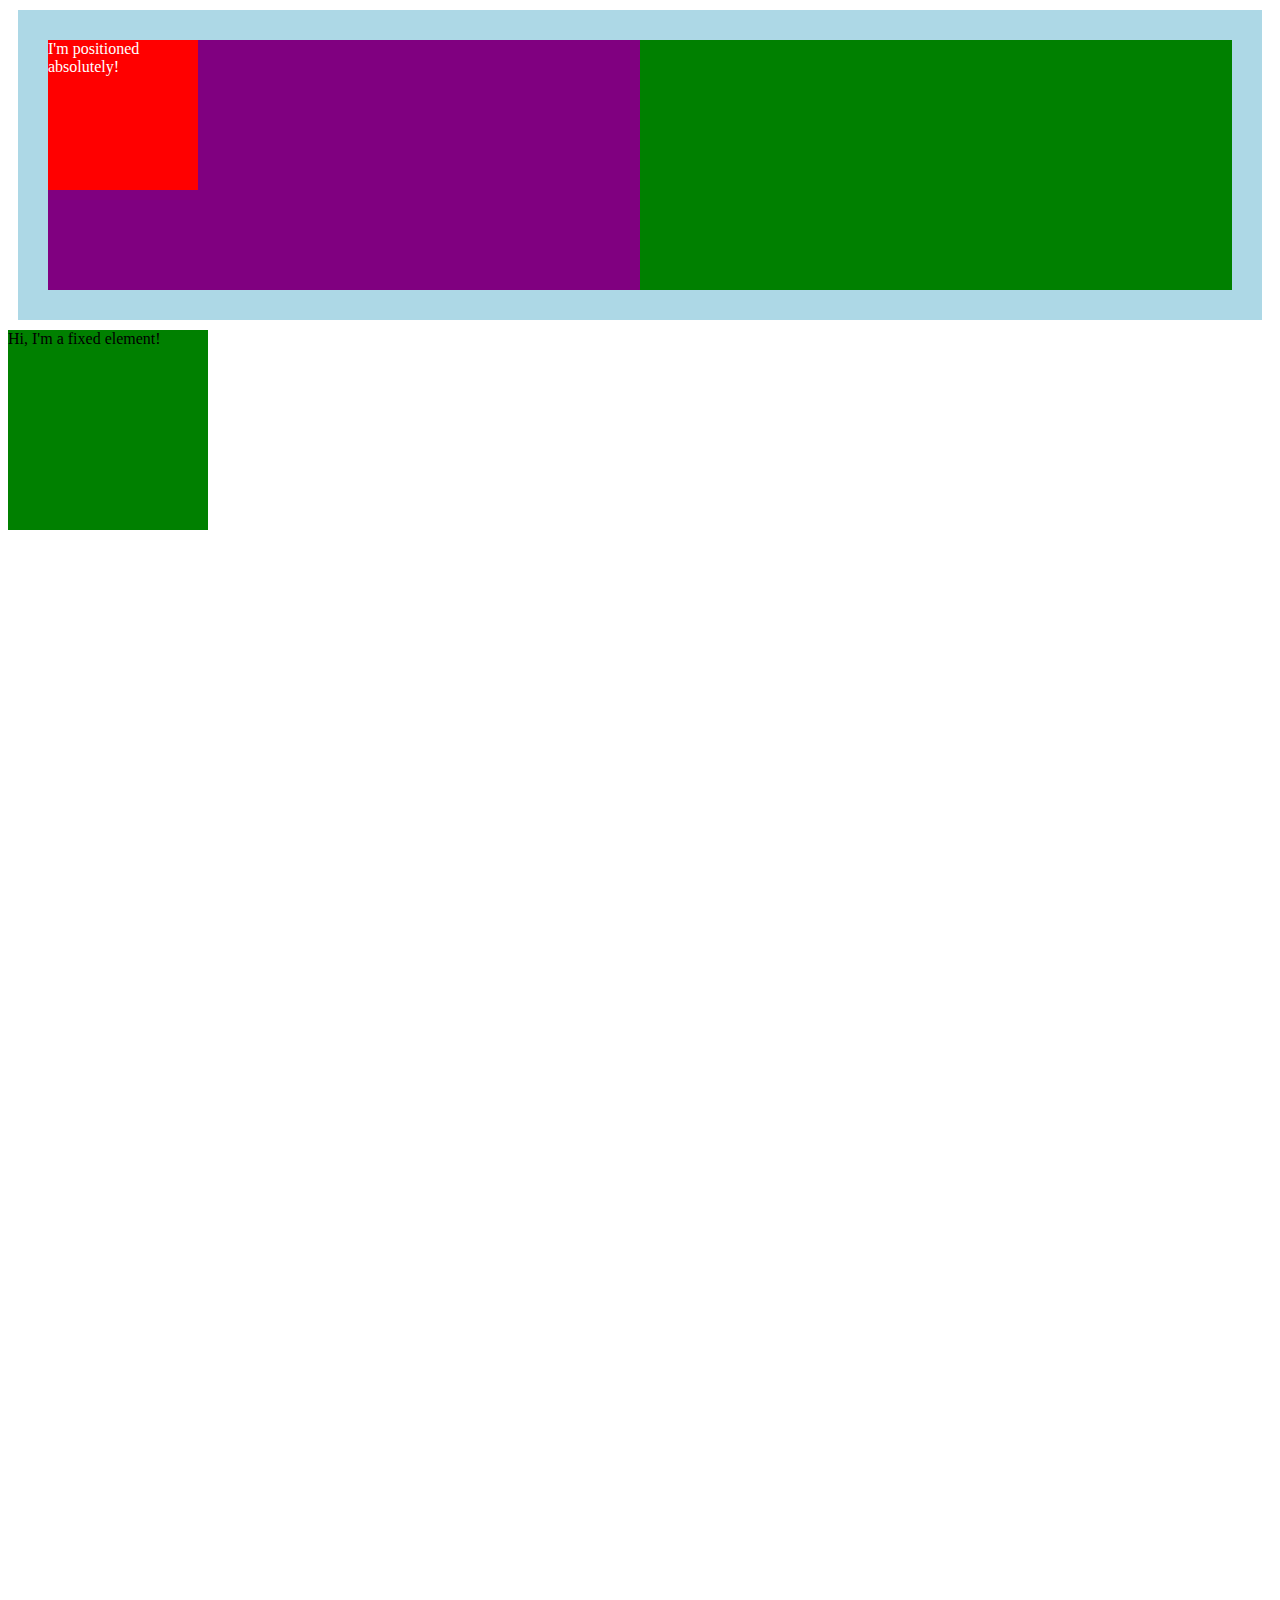
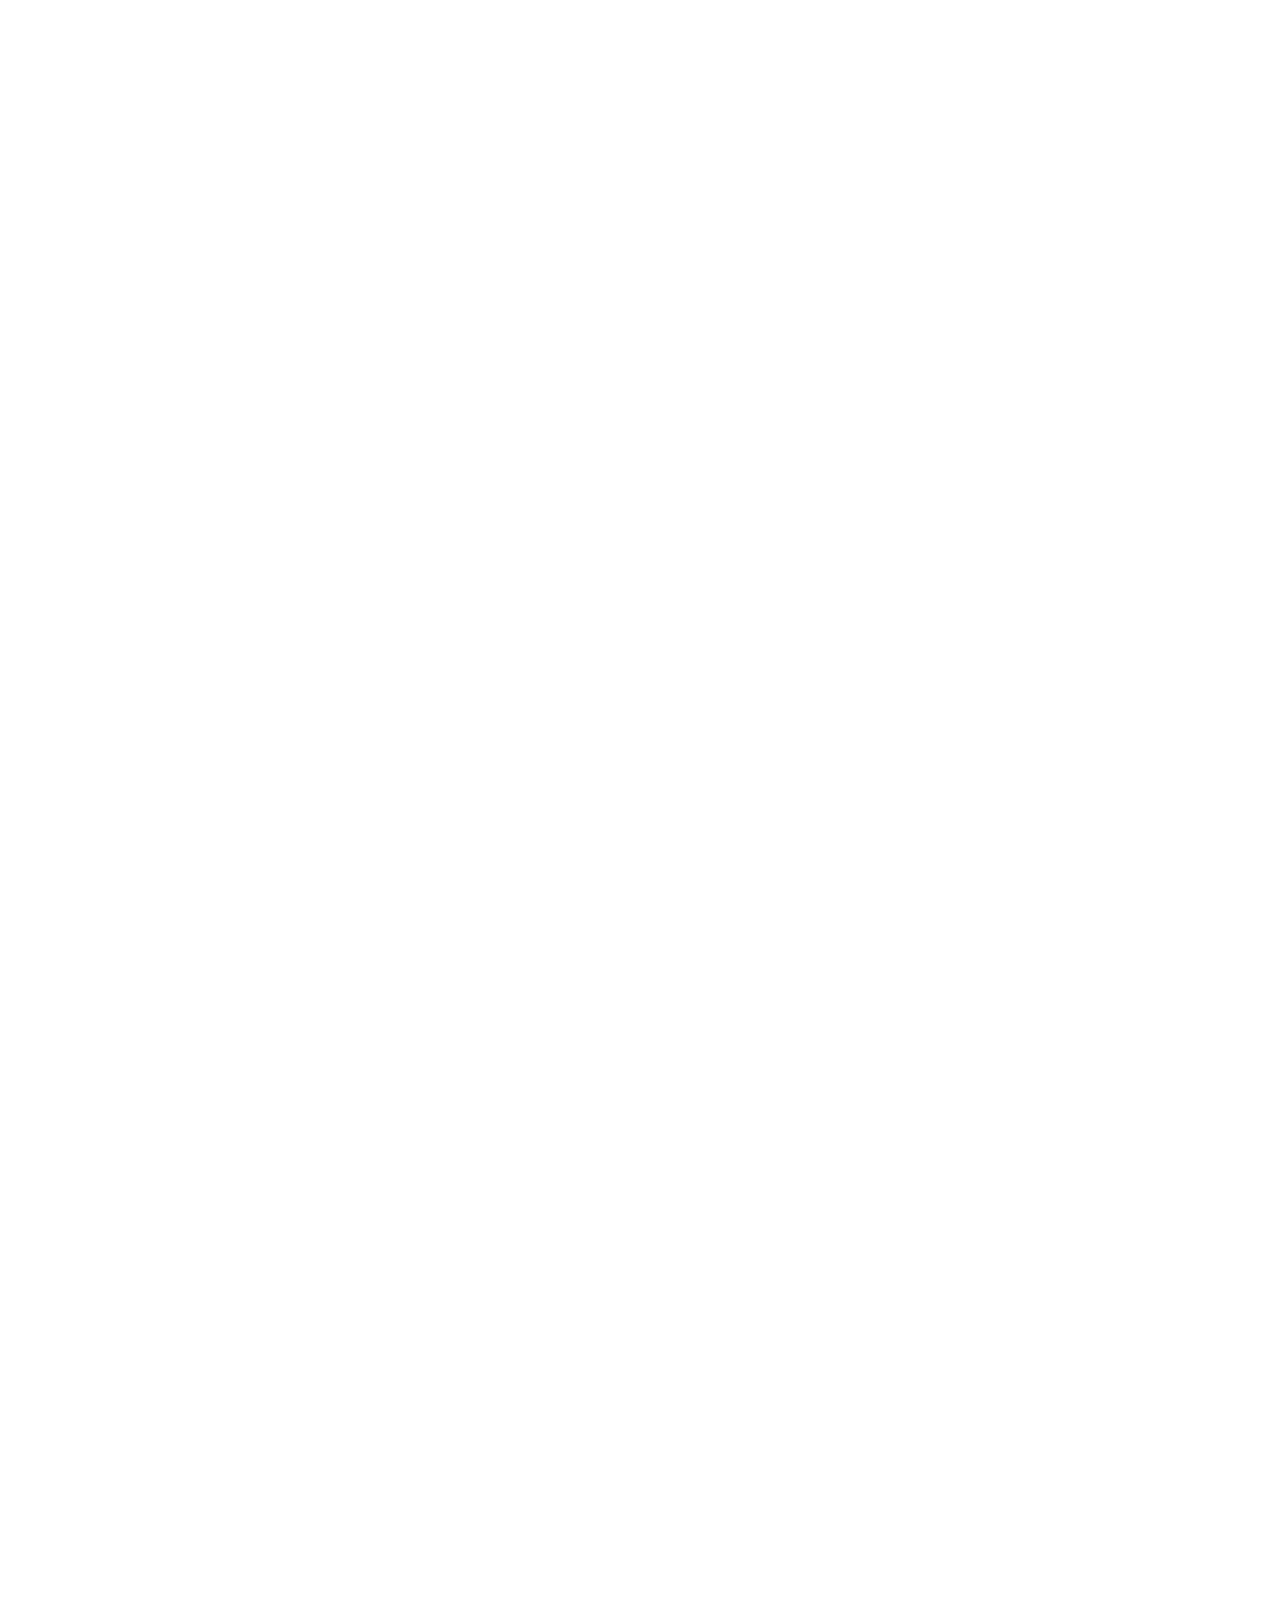
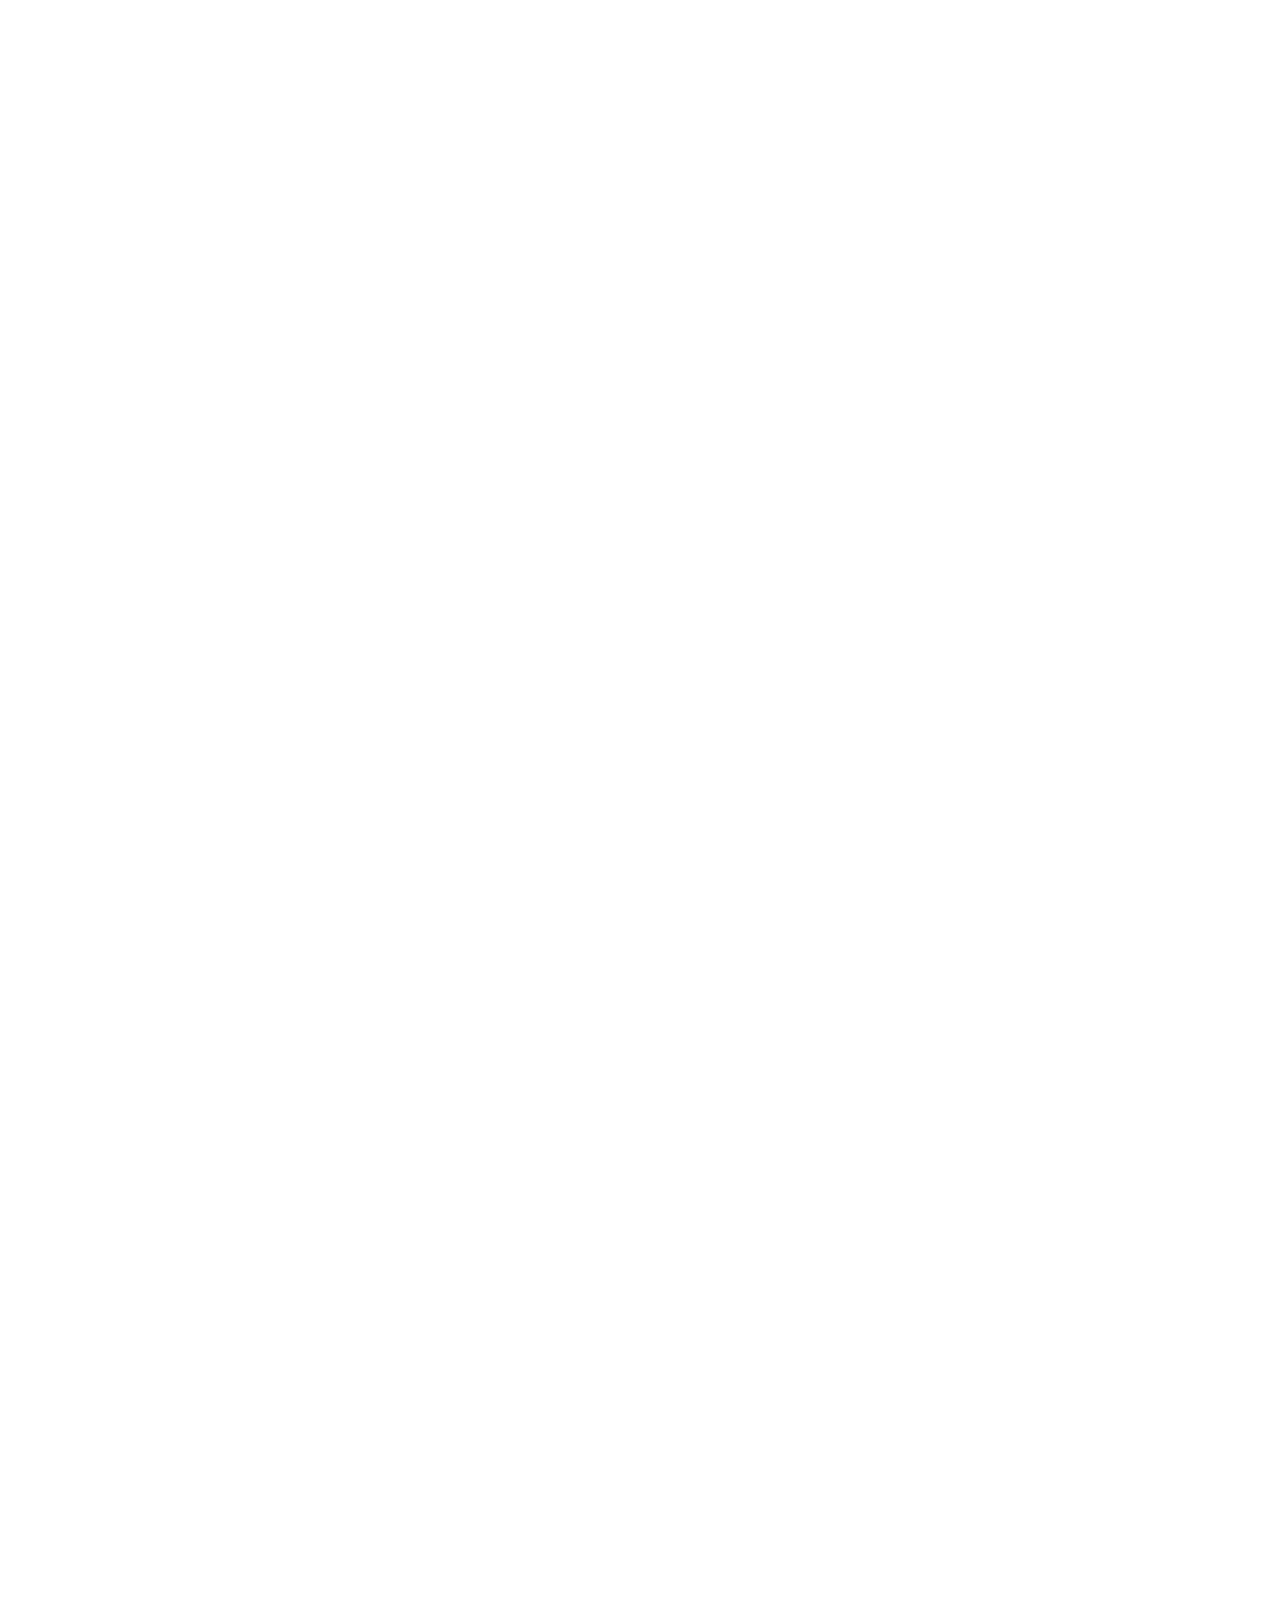
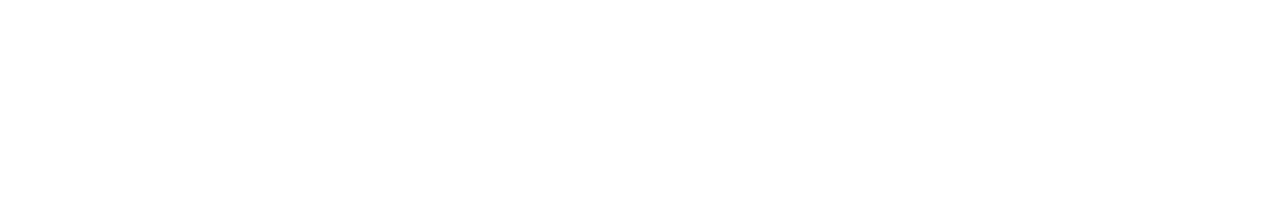
<file: 17.3_activities/02_Positioning_Relative_Absolute/unsolved/index.html>
<!DOCTYPE html>
<html>
<head>
  <link href="css/index.css" type="text/css" rel="stylesheet">
</head>
<body>
  <section class="relative">
    <div class="left">
      <div class="absolute">
        I'm positioned absolutely!
      </div>
    </div>
    <div class="right">
    </div>
  </section>

<div class="fixed">
  Hi, I'm a fixed element!
</div>
</body>
</html>
</file>
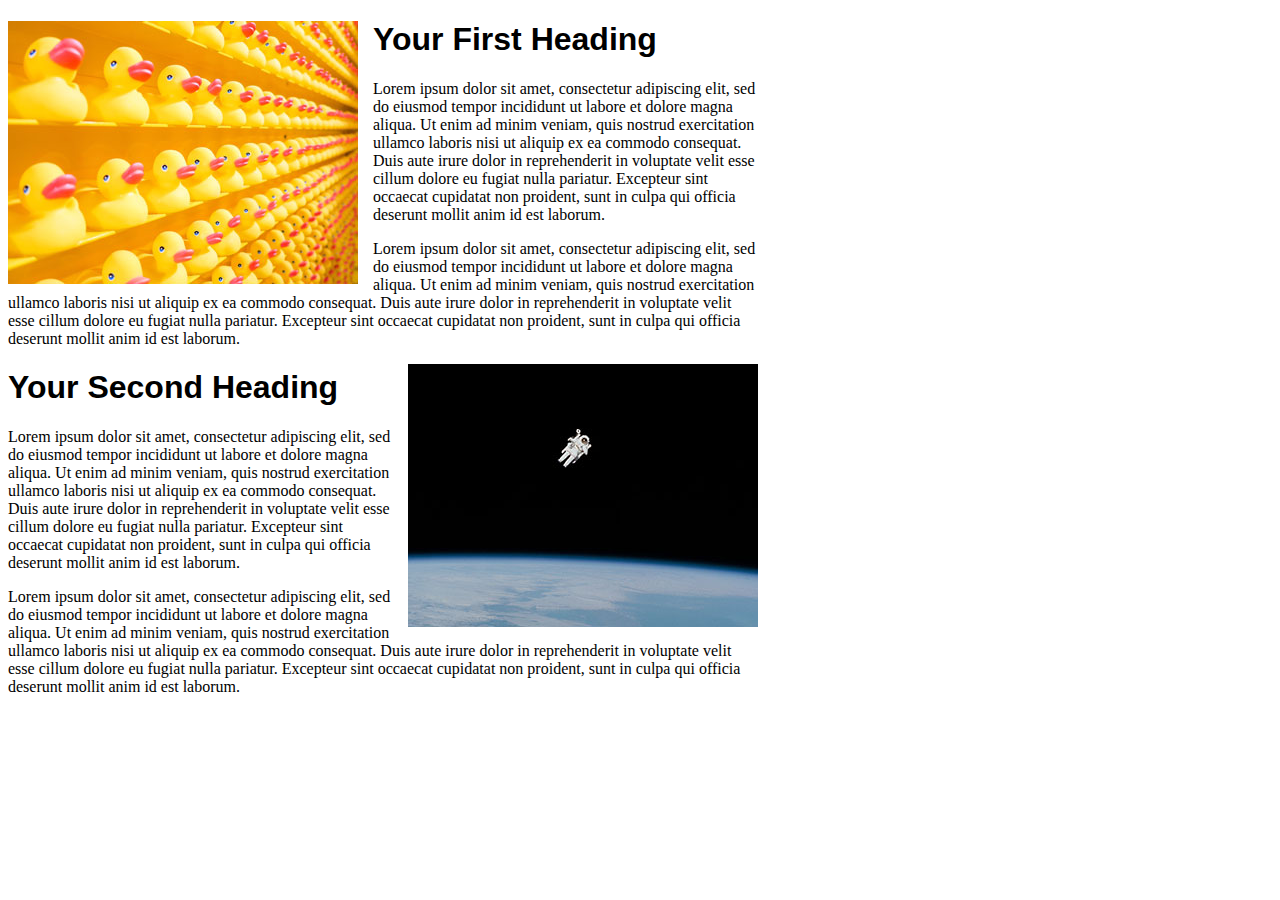
<file: 17.3_activities/01_Positioning_Elements/1_floats/solved/index.html>
<!DOCTYPE html>
<html>
<head>
  <link href="css/index.css" type="text/css" rel="stylesheet">
</head>
<body>
  <div class="separator">
    <img src="images/rubberDucky.jpg" class="left">
    <h1>Your First Heading</h1>
    <p>
      Lorem ipsum dolor sit amet, consectetur adipiscing elit, sed do eiusmod tempor incididunt ut labore et dolore magna aliqua. Ut enim ad minim veniam, quis nostrud exercitation ullamco laboris nisi ut aliquip ex ea commodo consequat. Duis aute irure dolor in reprehenderit in voluptate velit esse cillum dolore eu fugiat nulla pariatur. Excepteur sint occaecat cupidatat non proident, sunt in culpa qui officia deserunt mollit anim id est laborum.
    </p>
    <p>
      Lorem ipsum dolor sit amet, consectetur adipiscing elit, sed do eiusmod tempor incididunt ut labore et dolore magna aliqua. Ut enim ad minim veniam, quis nostrud exercitation ullamco laboris nisi ut aliquip ex ea commodo consequat. Duis aute irure dolor in reprehenderit in voluptate velit esse cillum dolore eu fugiat nulla pariatur. Excepteur sint occaecat cupidatat non proident, sunt in culpa qui officia deserunt mollit anim id est laborum.
    </p>
    <img src="images/space.jpg" class="right">
    <h1>Your Second Heading</h1>
    <p>
      Lorem ipsum dolor sit amet, consectetur adipiscing elit, sed do eiusmod tempor incididunt ut labore et dolore magna aliqua. Ut enim ad minim veniam, quis nostrud exercitation ullamco laboris nisi ut aliquip ex ea commodo consequat. Duis aute irure dolor in reprehenderit in voluptate velit esse cillum dolore eu fugiat nulla pariatur. Excepteur sint occaecat cupidatat non proident, sunt in culpa qui officia deserunt mollit anim id est laborum.
    </p>
    <p>
      Lorem ipsum dolor sit amet, consectetur adipiscing elit, sed do eiusmod tempor incididunt ut labore et dolore magna aliqua.

      Ut enim ad minim veniam, quis nostrud exercitation ullamco laboris nisi ut aliquip ex ea commodo consequat. Duis aute irure dolor in reprehenderit in voluptate velit esse cillum dolore eu fugiat nulla pariatur.

      Excepteur sint occaecat cupidatat non proident, sunt in culpa qui officia deserunt mollit anim id est laborum.
    </p>

  </div>
</body>
</html>
</file>
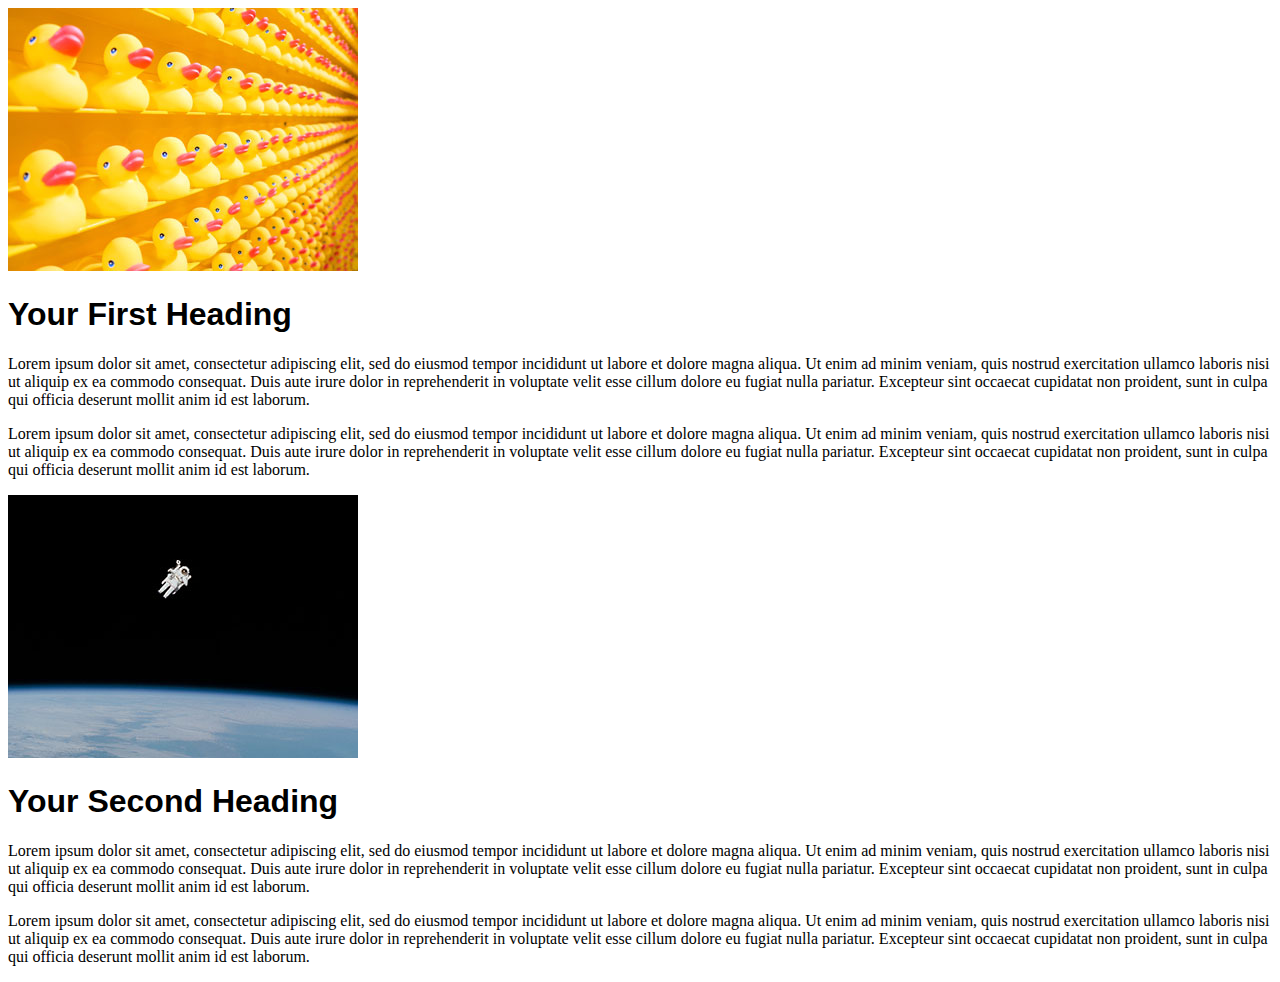
<file: 17.3_activities/01_Positioning_Elements/1_floats/unsolved/index.html>
<!DOCTYPE html>
<html>
<head> 
  <link href="css/index.css" type="text/css" rel="stylesheet">
</head>
<body>
  <div class="separator">
    <img src="images/rubberDucky.jpg" class="left">
    <h1>Your First Heading</h1>
    <p>
      Lorem ipsum dolor sit amet, consectetur adipiscing elit, sed do eiusmod tempor incididunt ut labore et dolore magna aliqua. Ut enim ad minim veniam, quis nostrud exercitation ullamco laboris nisi ut aliquip ex ea commodo consequat. Duis aute irure dolor in reprehenderit in voluptate velit esse cillum dolore eu fugiat nulla pariatur. Excepteur sint occaecat cupidatat non proident, sunt in culpa qui officia deserunt mollit anim id est laborum.
    </p>
    <p>
      Lorem ipsum dolor sit amet, consectetur adipiscing elit, sed do eiusmod tempor incididunt ut labore et dolore magna aliqua. Ut enim ad minim veniam, quis nostrud exercitation ullamco laboris nisi ut aliquip ex ea commodo consequat. Duis aute irure dolor in reprehenderit in voluptate velit esse cillum dolore eu fugiat nulla pariatur. Excepteur sint occaecat cupidatat non proident, sunt in culpa qui officia deserunt mollit anim id est laborum.
    </p>
    <img src="images/space.jpg" class="right">
    <h1>Your Second Heading</h1>
    <p>
      Lorem ipsum dolor sit amet, consectetur adipiscing elit, sed do eiusmod tempor incididunt ut labore et dolore magna aliqua. Ut enim ad minim veniam, quis nostrud exercitation ullamco laboris nisi ut aliquip ex ea commodo consequat. Duis aute irure dolor in reprehenderit in voluptate velit esse cillum dolore eu fugiat nulla pariatur. Excepteur sint occaecat cupidatat non proident, sunt in culpa qui officia deserunt mollit anim id est laborum.
    </p>
    <p>
      Lorem ipsum dolor sit amet, consectetur adipiscing elit, sed do eiusmod tempor incididunt ut labore et dolore magna aliqua.

      Ut enim ad minim veniam, quis nostrud exercitation ullamco laboris nisi ut aliquip ex ea commodo consequat. Duis aute irure dolor in reprehenderit in voluptate velit esse cillum dolore eu fugiat nulla pariatur.

      Excepteur sint occaecat cupidatat non proident, sunt in culpa qui officia deserunt mollit anim id est laborum.
    </p>

  </div>
</body>
</html>
</file>
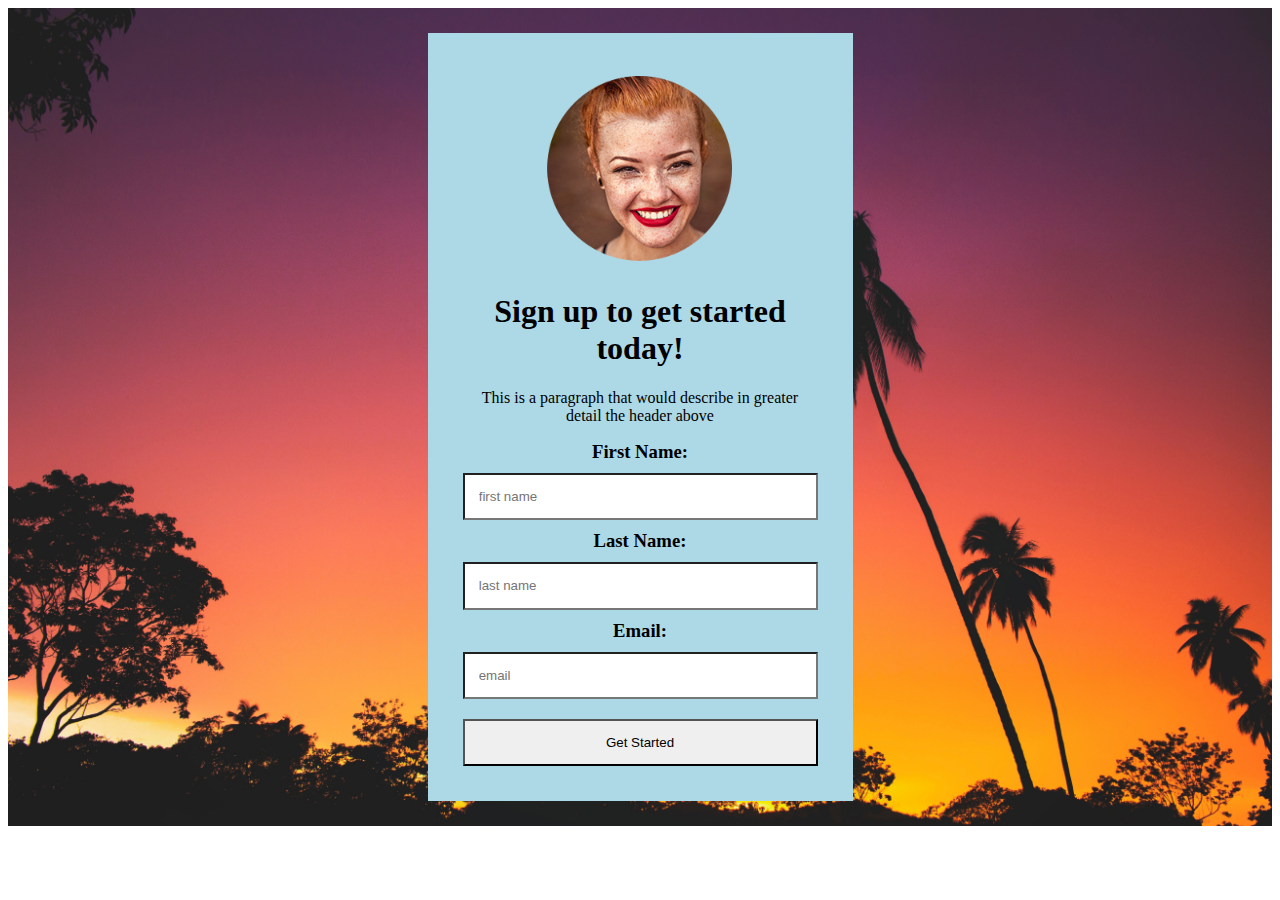
<file: 17.3_activities/01_Positioning_Elements/2_block_and_inline_elements/solved/index.html>
<!DOCTYPE html>
<html>
<head>
  <link href="css/index.css" type="text/css" rel="stylesheet">
</head>
<body>
  <section>
    <div class="block_element">
      <img src="images/face.png">
      <h1>Sign up to get started today!</h1>
      <p>This is a paragraph that would describe in greater detail the header above</p>
      <form>
        <h3>First Name:</h3>
        <input type="text" placeholder="first name"></input>
        <h3>Last Name:</h3>
        <input type="text" placeholder="last name"></input>
        <h3>Email:</h3>
        <input type="text" placeholder="email"></input>
        <input class="submit" type="submit" value="Get Started"></input>
      </form>
    </div>
  </section>
</body>
</html>
</file>
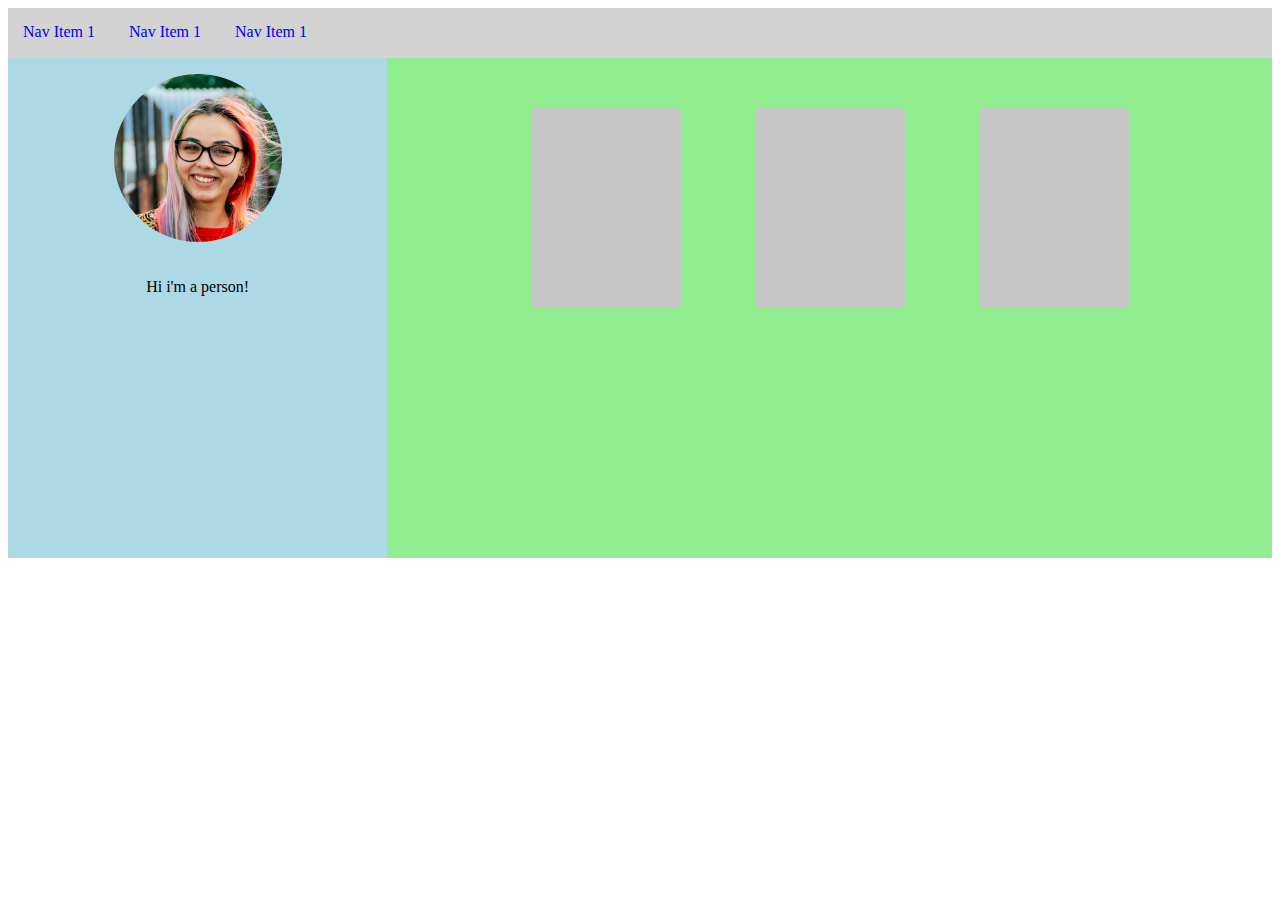
<file: 17.3_activities/01_Positioning_Elements/3_inline_block_elements/solved/index.html>
<!DOCTYPE html>
<html>
<head>
  <link href="css/index.css" rel="stylesheet" type="text/css">
</head>

<body>
  <nav>
    <div class="block_element">
      <a href="https://google.com"><div class="inline-block">Nav Item 1</div></a>
      <a href="https://google.com"><div class="inline-block">Nav Item 1</div></a>
      <a href="https://google.com"><div class="inline-block">Nav Item 1</div></a>
    </div>
  </nav>

  <section class="wrapper">
    <div class="left">
      <img src="images/person.png">
      <p>Hi i'm a person!</p>
    </div>
    <div class="right">
      <div class="card">
      </div>
      <div class="card">
      </div>
      <div class="card">
      </div>
    </div>
  </section>
</body>
</html>
</file>
<file: 17.2-activities/01_Containers_Structure/solved/css/style.css>
/*  Hi! your going to write styles here in the next couple activities. */
</file>
<file: 17.2-activities/02_BoxModel/solved/css/style.css>
/* Header Styles */
.header {
  height: 250px;
  max-height: 500px;
  background-image: url(../images/upsBackground.png);
  background-size: cover;
  background-repeat: no-repeat;
  background-position: bottom;
}
#pageTopic {
   text-align: center;
}
 /* Primary Color */
 .colorContainer {
     display: inline-block;
     margin: 15px;
 }
 .swatch {
    height: 200px;
    width: 170px;
    border: 1px solid black;
}
.hexCode {
    padding: 15px;
    text-align: center;
    border: 1px solid black;
    border-top: none;
    border-bottom-left-radius: 7px;
    border-bottom-right-radius: 7px;
}
/* Typography CSS */
.type_container {
    display: inline-block;
    margin: 20px;
}

/* UI Elements */
.button {
    display: inline-block;
    padding: 15px;
    margin: 15px;
    width: 150px;
    text-align: center;
    color: white;
    outline: 1px solid red;
}
</file>
<file: 17.2-activities/02_BoxModel/unsolved/css/style.css>
/* Header Styles */
.header {
    height: 250px;
    max-height: 500px;
    background-image: url(../images/upsBackground.png);
    background-size: cover;
    background-repeat: no-repeat;
    background-position: bottom;
}

#pageTopic {
    text-align:center;
}

/* Primary Color */
.colorContainer {
    display: inline-block;
    margin: 15px;
}

.swatch {
    height: 200px;
    width: 170px;
    border: 1px solid black;
}

.hexCode {
    padding: 15px;
    text-align: center;
    border: 1px solid black;
    border-top: none;
    border-bottom-left-radius: 7px;
    border-bottom-right-radius: 7px;
}

/* Typography CSS */
.type_container {
    display: inline-block;
    margin: 20px;
}


/* UI Elements */
.button {
    display: inline-block;
    padding: 15px;
    margin: 15px;
    width: 150px;
    text-align: center;
    color: white;
}
</file>
<file: 17.2-activities/04_Add-A-Custom-Font/solved/css/style.css>
body {
  font-family: 'Open Sans', sans-serif;
}

/* Header Styles */
.header {
  background-image: url(../images/upsBackground.png);
  background-size: cover;
  background-repeat: no-repeat;
  max-height: 500px;
  height: 250px;
  background-position: bottom;
}
#pageTopic {
  text-align: center;
  font-size: 30px;
  font-weight: 900;
}
/* Primary Color */
.colorContainer {
  display: inline-block;
  margin: 15px;
}
.swatch {
   height: 200px;
   width: 170px;
   border: 1px solid black;
}
.hexCode {
   padding: 15px;
   text-align: center;
   border: 1px solid black;
   border-top: none;
   border-bottom-left-radius: 7px;
   border-bottom-right-radius: 7px;
}
.darkBlue {
  background-color: #333366;
}
.darkGrey {
  background-color: #545454;
}
.lightGrey {
  background-color: #E3E3E3;
}
.white {
  background-color: #FFFFFF;
}
.lightBlue {
  background-color: #12A0F6;
}
.red {
  background-color: #F84848;
}
.orange {
  background-color: #FC7705;
}
.lightBlue {
  background-color: #13A0F6;
}
.lightGreen {
  background-color: #8ABE48;
}
/* Typography CSS */
.type_container {
   display: inline-block;
   margin: 20px;
}
.large {
    font-size: 66px;
    margin-bottom: 15px;
    margin-bottom: 15px;
    margin-top: 0;
}
.light {
    font-weight: 100;
}
.regular {
    font-weight: 500;
}
.bold {
    font-weight: 700;
}
.typography h1 {
    font-weight: 900;
    font-size: 50px;
}
.typography h2 {
    font-weight: 700;
    font-size: 42px;
}
.typography h3 {
    font-weight: 700;
    font-size: 34px;
}
.typography h4 {
    font-size: 26px;
}

/* UI Elements */
.button {
   display: inline-block;
   padding: 15px;
   margin: 15px;
   width: 150px;
   font-size: 14px;
   text-align: center;
   color: white;
}
.primary {
  background-color: #2B459A;
}
.success {
  background-color: #8ABE48;
}
.danger {
  background-color: #F84848;
}
.warning {
  background-color: #FC7705;
}
.info {
  background-color: #0099FA;
}
.primaryActive {
  background-color: #3A66B7;
}
.successActive {
  background-color: #668C35;
}
.dangerActive {
  background-color: #AD4848;
}
.warningActive {
  background-color: #BA7A43;
}
.infoActive {
  background-color: #4386BA;
}
.sectionHead {
  border-bottom: 8px solid #DDDDDD;
}
</file>
<file: 17.3_activities/02_Positioning_Relative_Absolute/solved/css/index.css>
body {
  height: 5000px;
}
.left {
  width: 50%;
  background-color: purple;
}
.right {
  width: 50%;
  background-color: green;
}
.relative {
  background-color: lightblue;
  height: 250px;
  padding: 30px;
  margin: 10px;
  display: flex;
  position: relative;
}
.absolute {
  height: 50px;
  width: 50px;
  background-color: red;
  position: absolute;
  top: 0;
  left: 0;
}
.fixed {
  height: 200px;
  width: 200px;
  background-color: green;
  position: fixed;
  bottom: 0;
  right: 0;
}
</file>
<file: 17.3_activities/02_Positioning_Relative_Absolute/unsolved/css/index.css>
body {
  height: 5000px;
}
.left {
  width: 50%;
  background-color: purple;
}
.right {
  width: 50%;
  background-color: green;
}
.relative {
  background-color: lightblue;
  height: 250px;
  padding: 30px;
  margin: 10px;
  display: flex;
}
.absolute {
  height: 150px;
  width: 150px;
  background-color: red;
  color: white;

}
.fixed {
  height: 200px;
  width: 200px;
  background-color: green;

}
</file>
<file: 17.3_activities/01_Positioning_Elements/1_floats/solved/css/index.css>
h1 {
 font-family: helvetica, arial, sans-serif;
}
.separator {
  width: 750px;
}
.left {
  float: left;
  padding-right: 15px;
}
.right {
  float: right;
  padding-left: 15px;
}
</file>
<file: 17.3_activities/01_Positioning_Elements/1_floats/unsolved/css/index.css>
h1 {
 font-family: helvetica, arial, sans-serif;
}
/* Write your selector for .left below */

/* Write your selector for .right below */

/* Write your selector for .separator below */
</file>
<file: 17.3_activities/01_Positioning_Elements/2_block_and_inline_elements/solved/css/index.css>
.block_element {
  width: 355px;
  background-color: lightblue;
  margin-left: auto;
  margin: 0 auto;
  text-align: center;
  padding: 35px;
}

section {
  background-color: grey;
  padding: 25px;
  background-image: url("../images/background.jpg");
  background-size: cover;
  background-repeat: no-repeat;
}
img {
  width: 200px;
}
input {
  display: block;
  width: 100%;
  padding: 4%;
  -webkit-appearance: none;
  /* max-width: 330px; */
  box-sizing: border-box;
}
h3 {
  margin: 10px 0px;
}
.submit {
  margin-top: 20px;
}
</file>
<file: 17.3_activities/01_Positioning_Elements/3_inline_block_elements/solved/css/index.css>
nav {
  height: 50px;
  background-color: lightgrey;
}
.inline-block {
  padding: 15px;
  display: inline-block;
}
.left {
  float: left;
  height: 500px;
  background-color: lightblue;
  width: 30%;
  text-align: center;
}
.right {
  float: left;
  background-color: lightgreen;
  height: 500px;
  width: 70%;
  text-align: center;
}

.card {
  display: inline-block;
  background-color: #C6C6C6;
  border-radius: 5px;
  height: 200px;
  width: 150px;
  margin: 35px;
  margin-top: 50px;
}
</file>
